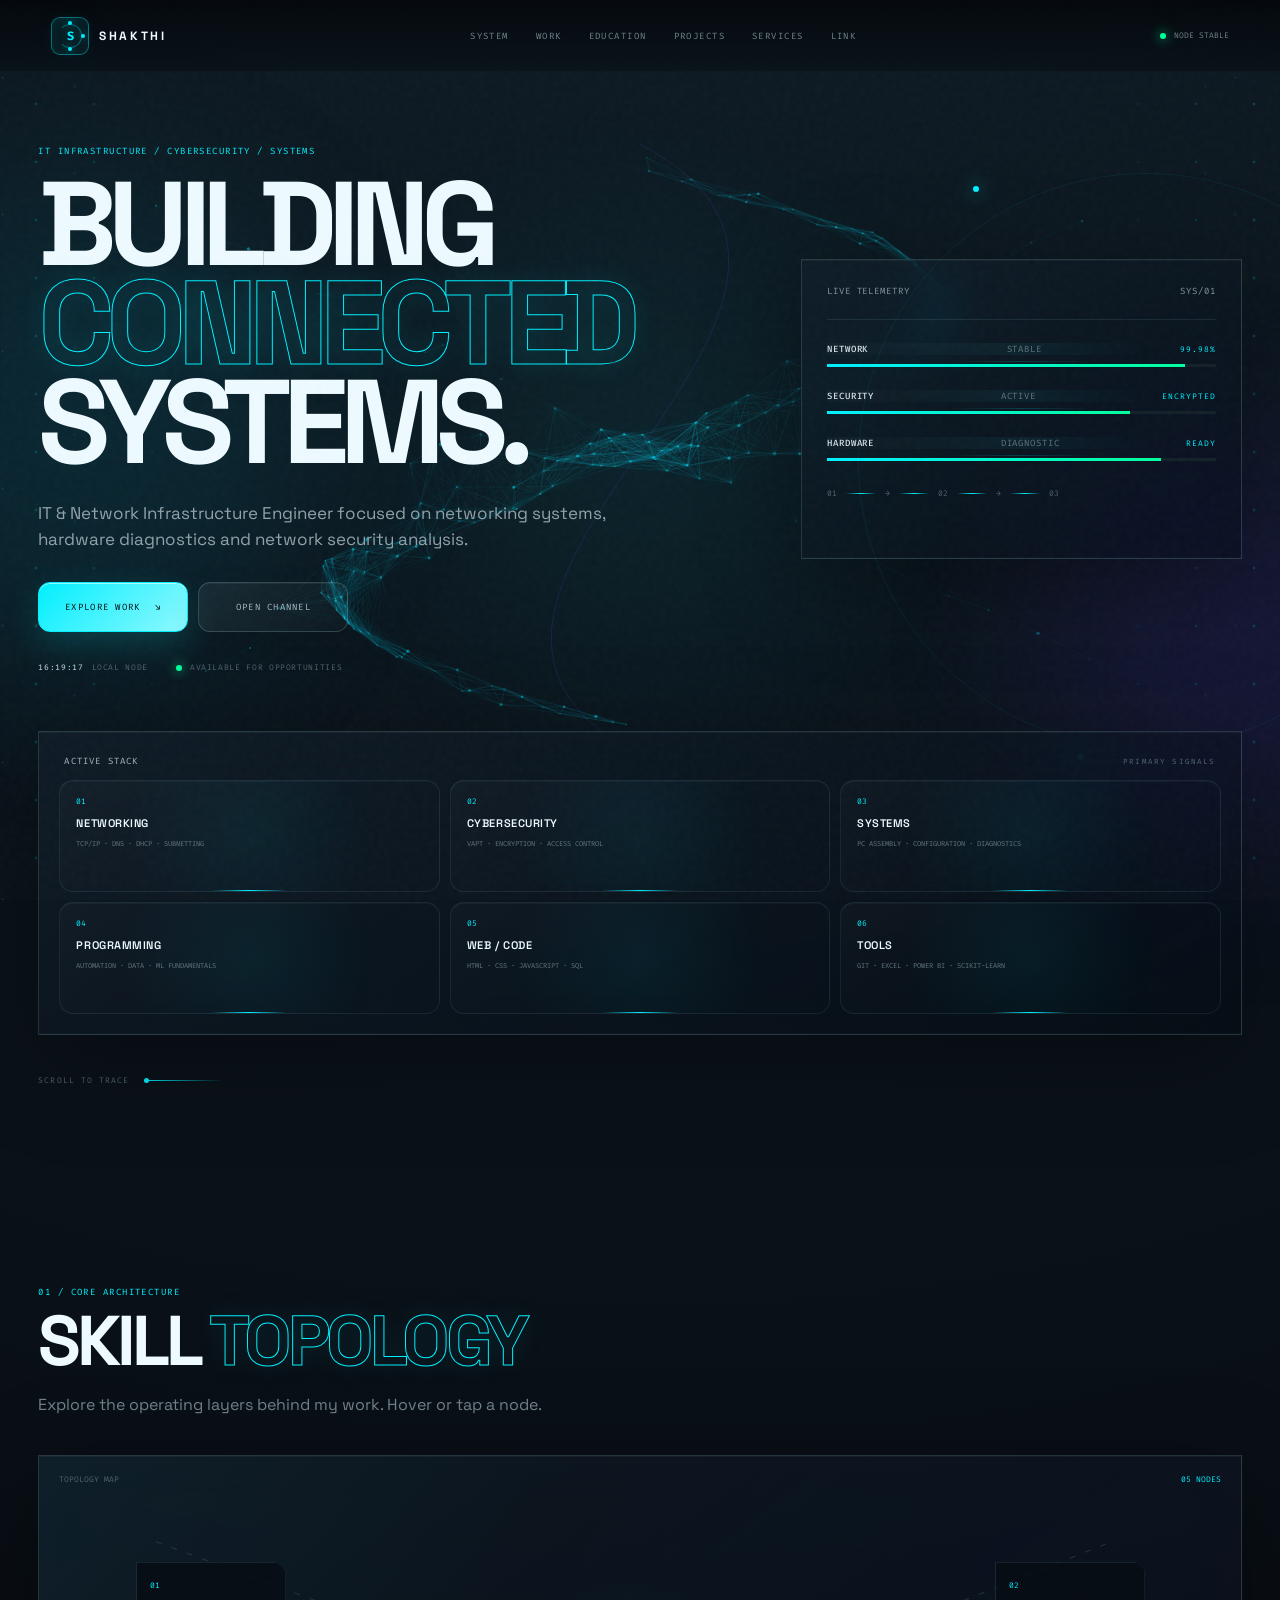
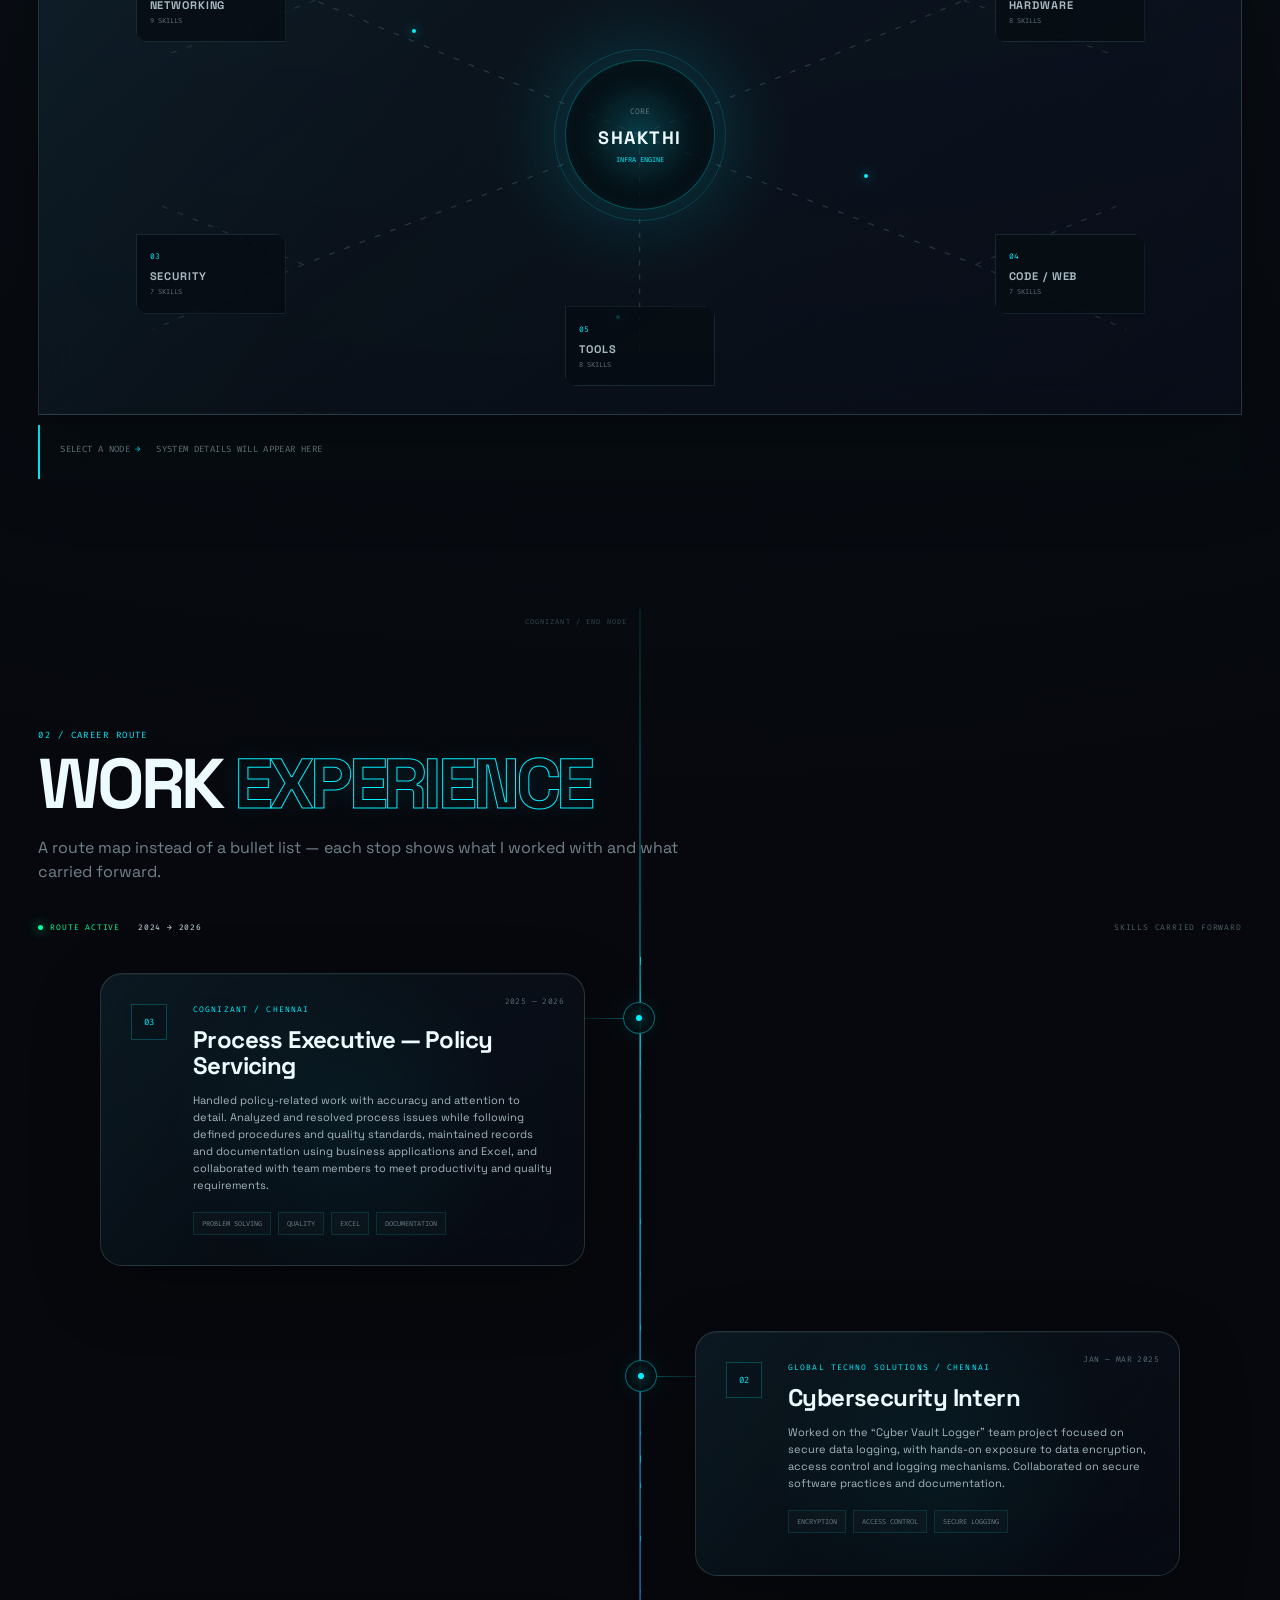
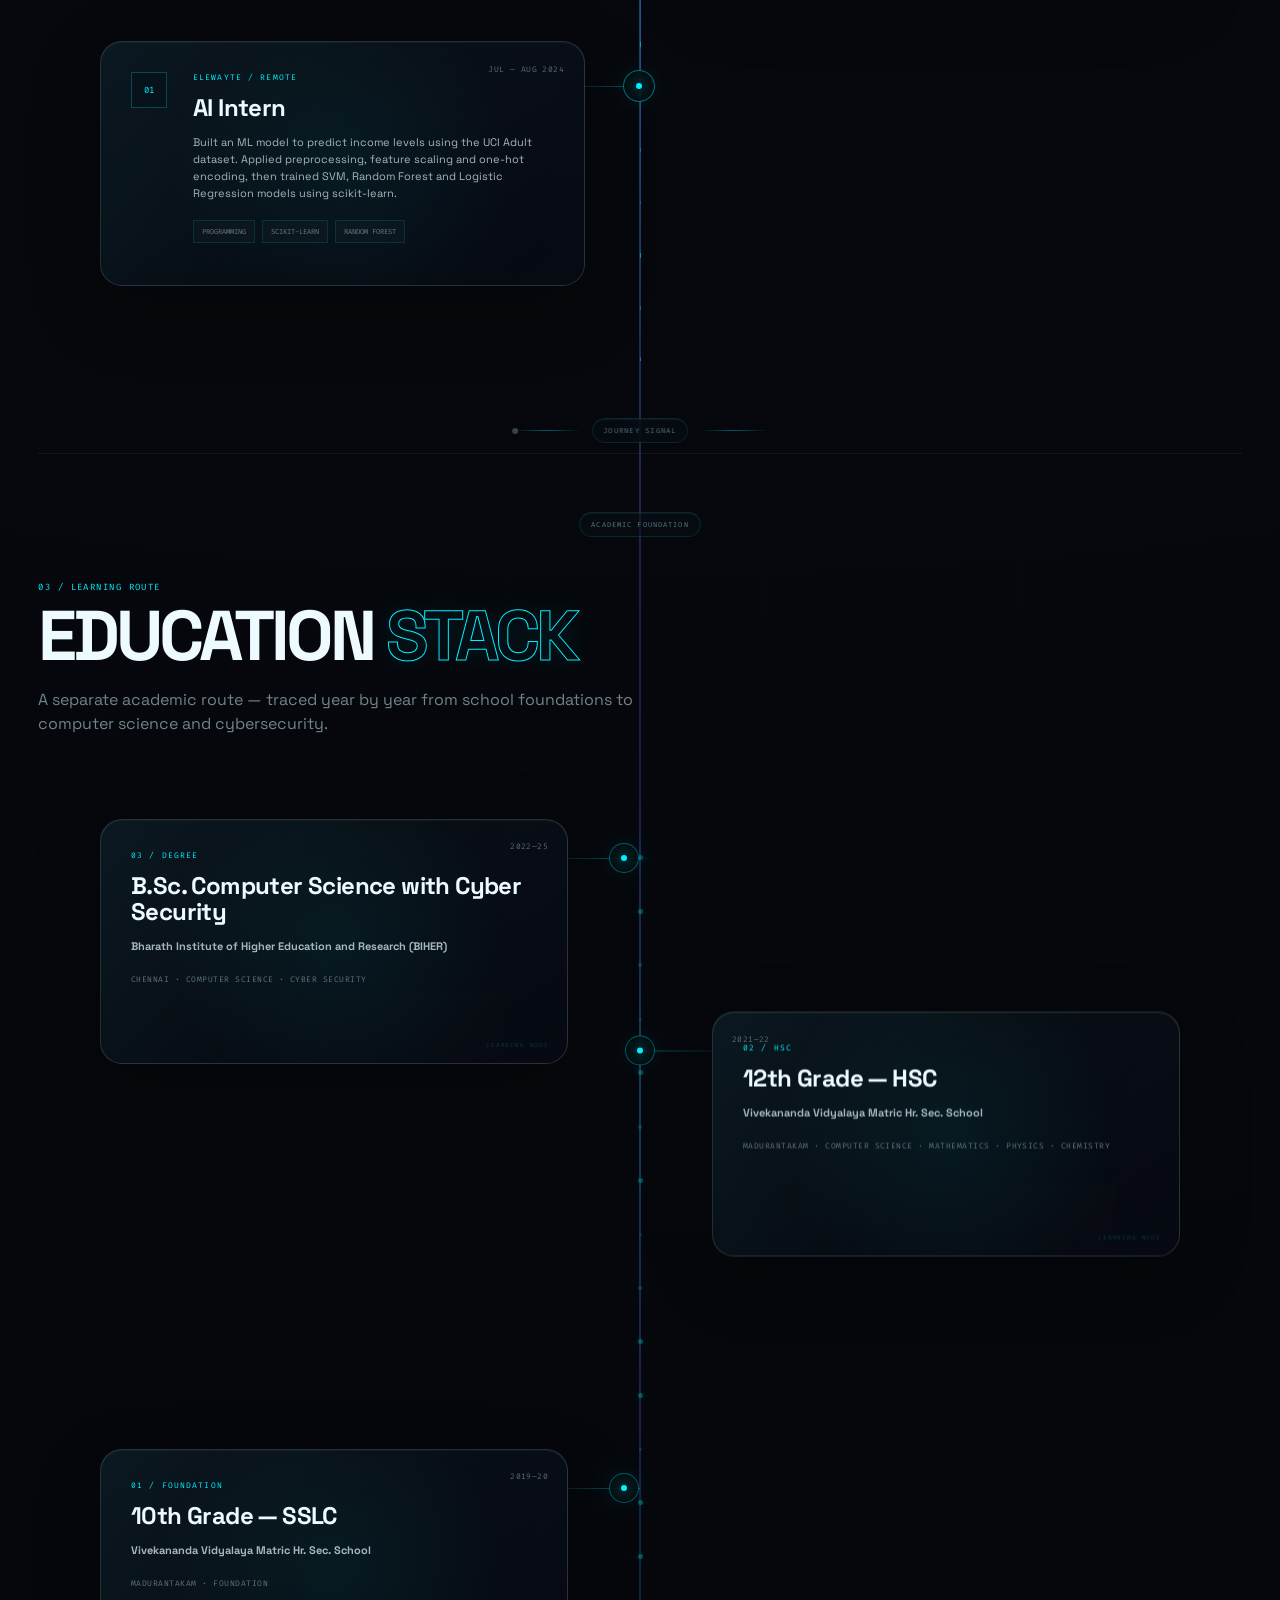
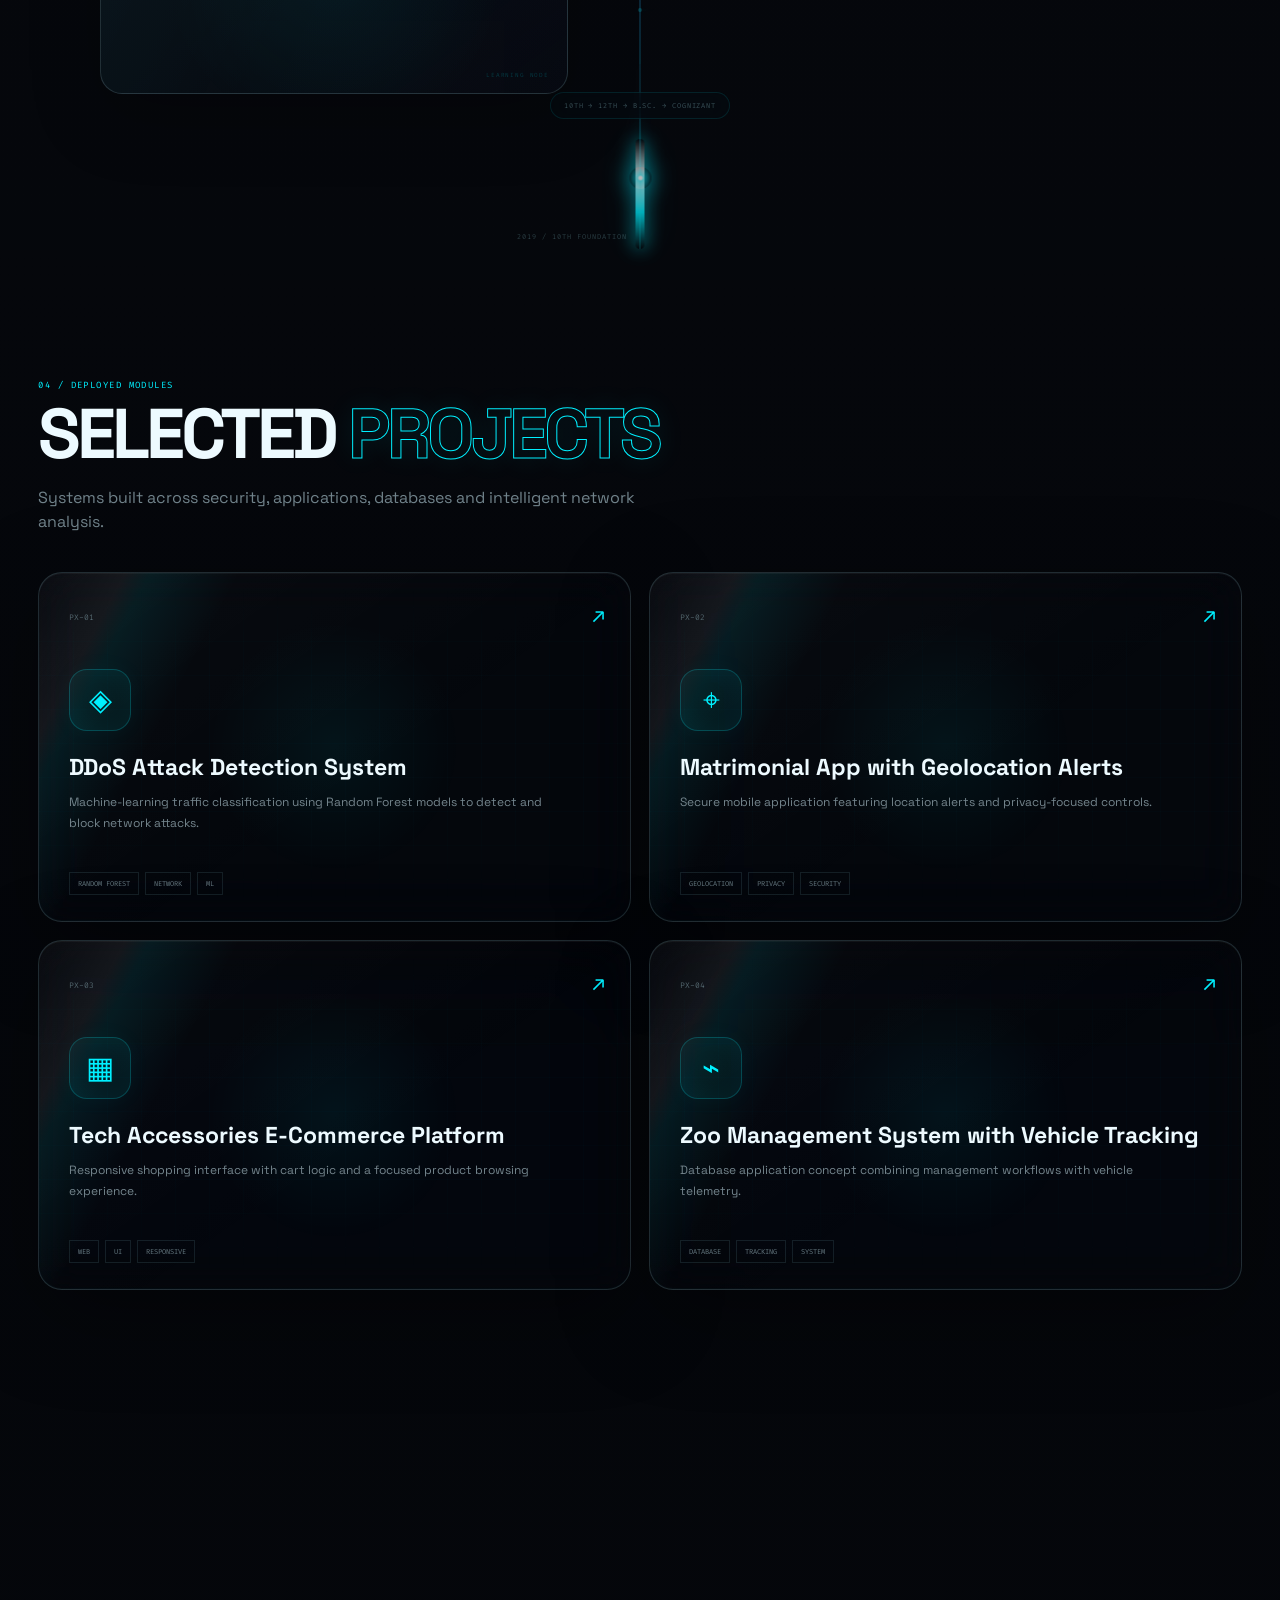
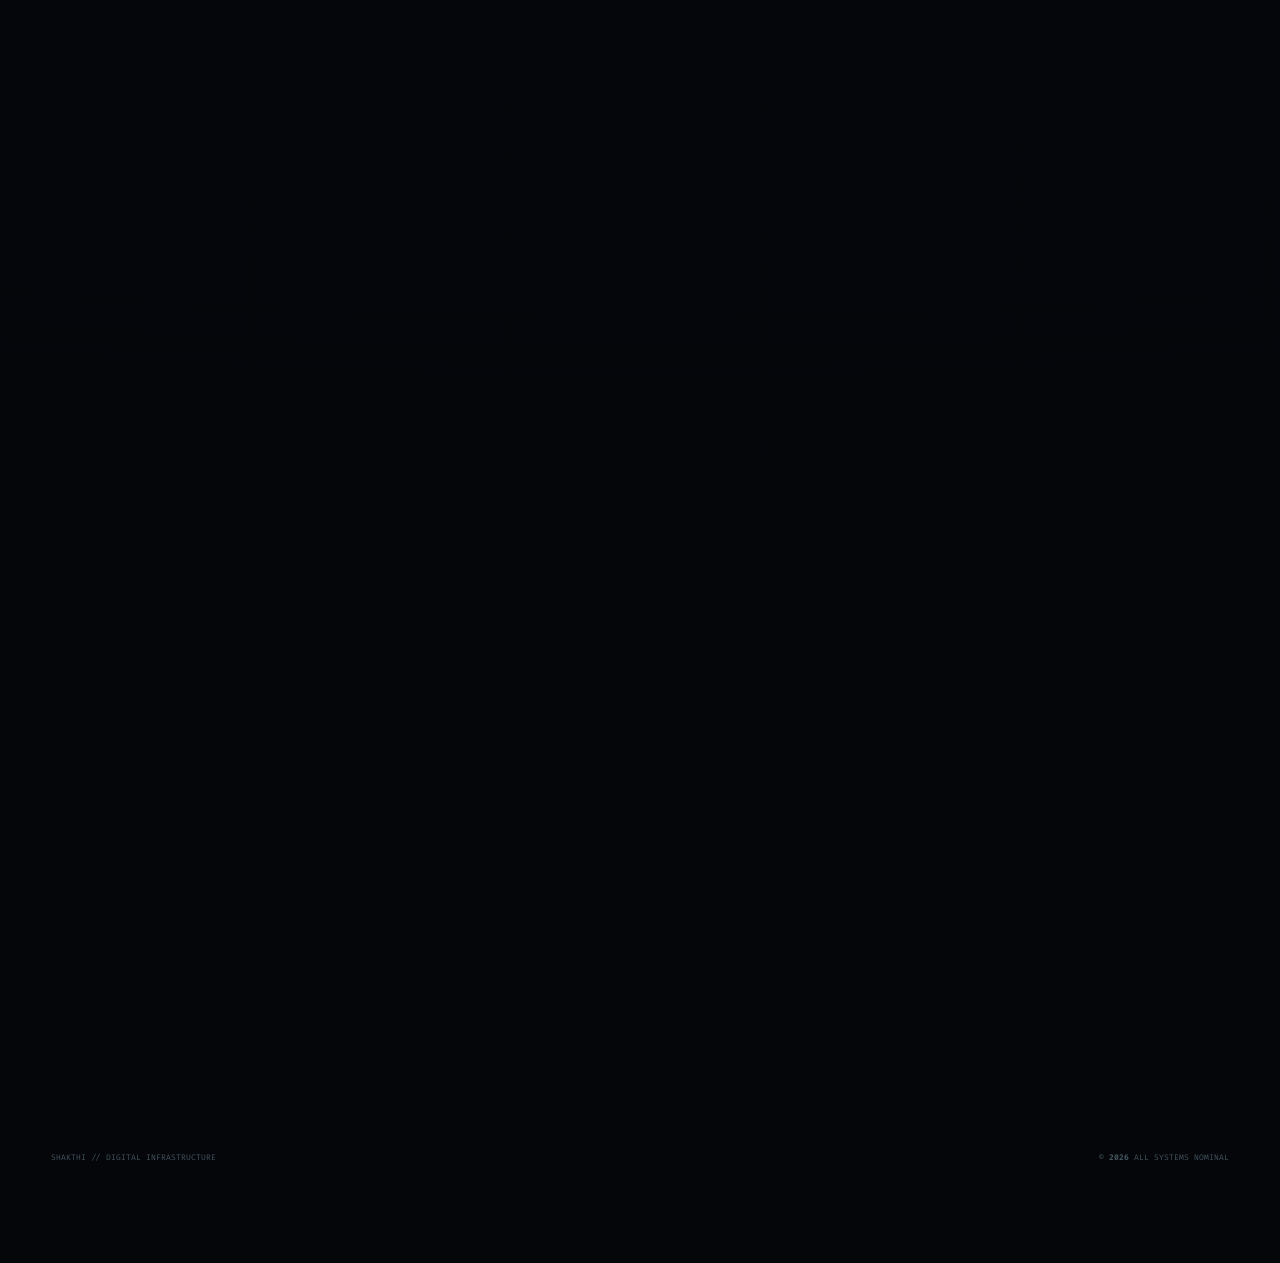
<file: index.html>
<!doctype html>
<html lang="en">

<head>
    <meta charset="UTF-8">
    <meta name="viewport" content="width=device-width,initial-scale=1,viewport-fit=cover">
    <meta name="theme-color" content="#06080d">
    <meta name="description"
        content="Shakthi — IT & Network Infrastructure Engineer, Cybersecurity Specialist and Systems Tech.">
    <title>SHAKTHI | Freelancer Portfolio</title>
    <link rel="preconnect" href="https://fonts.googleapis.com">
    <link rel="preconnect" href="https://fonts.gstatic.com" crossorigin>
    <link
        href="https://fonts.googleapis.com/css2?family=Fira+Code:wght@400;500;600&family=Space+Grotesk:wght@400;500;600;700&display=swap"
        rel="stylesheet">
    <link rel="stylesheet" href="styles.css">
    <link rel="icon" type="image/png" href="image1.png">
</head>

<body>
    <canvas id="network-canvas" aria-hidden="true"></canvas>
    <div class="aurora a1" aria-hidden="true"></div>
    <div class="aurora a2" aria-hidden="true"></div>
    <div class="cursor-glow" aria-hidden="true"></div>
    <div class="grid-overlay" aria-hidden="true"></div>
    <div class="noise" aria-hidden="true"></div>
    <div class="scanline" aria-hidden="true"></div>
    <div class="pointer-ui" aria-hidden="true"><span></span><b>MOVE</b></div>
    <div class="progress"><i id="progress-bar"></i></div>

    <header class="hud">
        <a class="brand" href="#home" aria-label="Shakthi home"><span class="logo-mark" aria-hidden="true"><i
                    class="logo-core">S</i><i class="logo-ring"></i><i class="logo-node logo-node-a"></i><i
                    class="logo-node logo-node-b"></i><i class="logo-node logo-node-c"></i></span><b>SHAKTHI</b></a>
        <nav class="desktop-nav"><a href="#system">SYSTEM</a><a href="#experience">WORK</a><a
                href="#education">EDUCATION</a><a href="#projects">PROJECTS</a><a href="#services">SERVICES</a><a
                href="#contact">LINK</a></nav>
        <div class="status"><i></i><span id="live-status">SYSTEM ONLINE</span></div>
    </header>

    <main>
        <section id="home" class="section hero">
            <div class="hero-grid">
                <div class="hero-copy reveal">
                    <p class="eyebrow">IT INFRASTRUCTURE / CYBERSECURITY / SYSTEMS</p>
                    <h1>BUILDING<br><span>CONNECTED</span><br>SYSTEMS.</h1>
                    <p class="lede">IT & Network Infrastructure Engineer focused on networking systems, hardware
                        diagnostics and network security analysis.</p>
                    <div class="hero-actions"><a class="btn primary magnetic" href="#projects">EXPLORE WORK
                            <span>↘</span></a><a class="btn magnetic" href="#contact">OPEN CHANNEL</a></div>
                    <div class="hero-meta"><span><b id="visitor-time">--:--:--</b> LOCAL NODE</span><span><i></i>
                            AVAILABLE FOR OPPORTUNITIES</span></div>
                </div>
                <div class="hero-console glass float reveal">
                    <div class="console-head"><span>LIVE TELEMETRY</span><span>SYS/01</span></div>
                    <div class="telemetry-row"><b>NETWORK</b><span>STABLE</span><em>99.98%</em></div>
                    <div class="meter"><i style="--value:92%"></i></div>
                    <div class="telemetry-row"><b>SECURITY</b><span>ACTIVE</span><em>ENCRYPTED</em></div>
                    <div class="meter"><i style="--value:78%"></i></div>
                    <div class="telemetry-row"><b>HARDWARE</b><span>DIAGNOSTIC</span><em>READY</em></div>
                    <div class="meter"><i style="--value:86%"></i></div>
                    <div class="packet-stream">
                        <span>01</span><i></i><span>→</span><i></i><span>02</span><i></i><span>→</span><i></i><span>03</span>
                    </div>
                </div>
            </div>

            <div class="hero-skill-deck glass reveal" aria-label="Highlighted technical skills">
                <div class="deck-label"><span>ACTIVE STACK</span><small>PRIMARY SIGNALS</small></div>
                <div class="deck-grid">
                    <a href="#system" class="stack-chip"><b>01</b><span>NETWORKING</span><small>TCP/IP · DNS · DHCP ·
                            SUBNETTING</small></a>
                    <a href="#system" class="stack-chip"><b>02</b><span>CYBERSECURITY</span><small>VAPT · ENCRYPTION ·
                            ACCESS CONTROL</small></a>
                    <a href="#system" class="stack-chip"><b>03</b><span>SYSTEMS</span><small>PC ASSEMBLY · CONFIGURATION
                            · DIAGNOSTICS</small></a>
                    <a href="#system" class="stack-chip"><b>04</b><span>PROGRAMMING</span><small>AUTOMATION · DATA · ML
                            FUNDAMENTALS</small></a>
                    <a href="#system" class="stack-chip"><b>05</b><span>WEB / CODE</span><small>HTML · CSS · JAVASCRIPT
                            · SQL</small></a>
                    <a href="#system" class="stack-chip"><b>06</b><span>TOOLS</span><small>GIT · EXCEL · POWER BI ·
                            SCIKIT-LEARN</small></a>
                </div>
            </div>
            <div class="scroll-cue"><span>SCROLL TO TRACE</span><i></i></div>
            <div class="hero-orbit" aria-hidden="true"><span></span><span></span><span></span></div>
        </section>

        <section id="system" class="section topology-section">
            <div class="section-head reveal">
                <p class="eyebrow">01 / CORE ARCHITECTURE</p>
                <h2>SKILL <span>TOPOLOGY</span></h2>
                <p>Explore the operating layers behind my work. Hover or tap a node.</p>
            </div>
            <div class="topology glass reveal" id="topology">
                <svg class="links" viewBox="0 0 1000 560" preserveAspectRatio="none" aria-hidden="true">
                    <path
                        d="M500 280 L230 145 M500 280 L770 145 M500 280 L220 410 M500 280 L780 410 M500 280 L500 500" />
                    <path
                        d="M230 145 L95 85 M230 145 L105 200 M770 145 L895 85 M770 145 L895 200 M220 410 L100 350 M220 410 L95 475 M780 410 L900 350 M780 410 L905 475" />
                </svg>
                <div class="node core"><small>CORE</small><strong>SHAKTHI</strong><span>INFRA ENGINE</span>
                    <div class="core-pulse"></div>
                </div>
                <button class="node n1" data-title="NETWORKING"
                    data-info="IP Addressing · Subnetting · TCP/IP · DNS · DHCP · LAN/WAN · Network Troubleshooting · Routing Basics · Ports & Protocols"><b>01</b><strong>NETWORKING</strong><span>9
                        SKILLS</span></button>
                <button class="node n2" data-title="HARDWARE"
                    data-info="PC Hardware · Peripherals · System Configuration · Hardware Troubleshooting · PC Assembly · System Diagnostics · Windows · Linux"><b>02</b><strong>HARDWARE</strong><span>8
                        SKILLS</span></button>
                <button class="node n3" data-title="SECURITY"
                    data-info="Vulnerability Assessment · Penetration Testing · Network Security · Data Encryption · Access Control · Secure Logging · Security Protocols"><b>03</b><strong>SECURITY</strong><span>7
                        SKILLS</span></button>
                <button class="node n4" data-title="PROGRAMMING"
                    data-info="Programming Fundamentals · JavaScript · HTML · CSS · Responsive UI · Web Interface Development"><b>04</b><strong>CODE
                        / WEB</strong><span>7 SKILLS</span></button>
                <button class="node n5" data-title="TOOLS"
                    data-info="SQL · Power BI · Excel · Git/GitHub · Scikit-Learn · SVM · Random Forest · Logistic Regression"><b>05</b><strong>TOOLS</strong><span>8
                        SKILLS</span></button>
                <div class="topo-hud"><span>TOPOLOGY MAP</span><b>05 NODES</b></div>
                <div class="scan-dot sd1"></div>
                <div class="scan-dot sd2"></div>
                <div class="scan-dot sd3"></div>
            </div>
            <div class="node-readout" id="node-readout">SELECT A NODE <span>→</span> SYSTEM DETAILS WILL APPEAR HERE
            </div>
        </section>

        <div class="career-education-wrap">
            <div class="journey-spine" aria-hidden="true"><i></i></div>
            <section id="experience" class="section path-section">
                <div class="section-head reveal">
                    <p class="eyebrow">02 / CAREER ROUTE</p>
                    <h2>WORK <span>EXPERIENCE</span></h2>
                    <p>A route map instead of a bullet list — each stop shows what I worked with and what carried
                        forward.</p>
                </div>
                <div class="route-status"><span><i></i> ROUTE ACTIVE</span><b>2024 → 2026</b><em>SKILLS CARRIED
                        FORWARD</em></div>
                <div class="career-path">
                    <div class="path-line"><i></i></div>
                    <article class="career-card reveal">
                        <div class="path-index">03</div>
                        <div class="edu-dot work-dot" aria-hidden="true"></div><time>2025 — 2026</time>
                        <div class="career-main">
                            <p class="tag">COGNIZANT / CHENNAI</p>
                            <h3>Process Executive — Policy Servicing</h3>
                            <p>Handled policy-related work with accuracy and attention to detail. Analyzed and resolved
                                process issues while following defined procedures and quality standards, maintained
                                records and documentation using business applications and Excel, and collaborated with
                                team members to meet productivity and quality requirements.</p>
                            <div class="mini-tags"><span>PROBLEM
                                    SOLVING</span><span>QUALITY</span><span>EXCEL</span><span>DOCUMENTATION</span></div>
                        </div>
                        <div class="path-orb"><span>OPS</span></div>
                    </article>
                    <article class="career-card reverse reveal">
                        <div class="path-index">02</div>
                        <div class="edu-dot work-dot" aria-hidden="true"></div><time>JAN — MAR 2025</time>
                        <div class="career-main">
                            <p class="tag">GLOBAL TECHNO SOLUTIONS / CHENNAI</p>
                            <h3>Cybersecurity Intern</h3>
                            <p>Worked on the “Cyber Vault Logger” team project focused on secure data logging, with
                                hands-on exposure to data encryption, access control and logging mechanisms.
                                Collaborated on secure software practices and documentation.</p>
                            <div class="mini-tags"><span>ENCRYPTION</span><span>ACCESS CONTROL</span><span>SECURE
                                    LOGGING</span></div>
                        </div>
                        <div class="path-orb"><span>SEC</span></div>
                    </article>
                    <article class="career-card reveal">
                        <div class="path-index">01</div>
                        <div class="edu-dot work-dot" aria-hidden="true"></div><time>JUL — AUG 2024</time>
                        <div class="career-main">
                            <p class="tag">ELEWAYTE / REMOTE</p>
                            <h3>AI Intern</h3>
                            <p>Built an ML model to predict income levels using the UCI Adult dataset. Applied
                                preprocessing, feature scaling and one-hot encoding, then trained SVM, Random Forest and
                                Logistic Regression models using scikit-learn.</p>
                            <div class="mini-tags"><span>PROGRAMMING</span><span>SCIKIT-LEARN</span><span>RANDOM
                                    FOREST</span></div>
                        </div>
                        <div class="path-orb"><span>AI</span></div>
                    </article>
                </div>
            </section>

            <section class="section education-section" id="education">
                <div class="journey-bridge" aria-hidden="true"><span></span><b>JOURNEY SIGNAL</b></div>
                <div class="section-head reveal">
                    <p class="eyebrow">03 / LEARNING ROUTE</p>
                    <h2>EDUCATION <span>STACK</span></h2>
                    <p>A separate academic route — traced year by year from school foundations to computer science and
                        cybersecurity.</p>
                </div>
                <div class="edu-rail reveal">
                    <div class="edu-track" aria-hidden="true"><i></i></div>
                    <article class="edu-node edu-foundation">
                        <div class="edu-year">2019—20</div>
                        <div class="edu-dot"></div>
                        <div class="edu-card glass"><span>01 / FOUNDATION</span>
                            <h3>10th Grade — SSLC</h3><strong>Vivekananda Vidyalaya Matric Hr. Sec. School</strong>
                            <p>MADURANTAKAM · FOUNDATION</p>
                        </div>
                    </article>
                    <article class="edu-node edu-hsc">
                        <div class="edu-year">2021—22</div>
                        <div class="edu-dot"></div>
                        <div class="edu-card glass"><span>02 / HSC</span>
                            <h3>12th Grade — HSC</h3><strong>Vivekananda Vidyalaya Matric Hr. Sec. School</strong>
                            <p>MADURANTAKAM · COMPUTER SCIENCE · MATHEMATICS · PHYSICS · CHEMISTRY</p>
                        </div>
                    </article>
                    <article class="edu-node edu-degree">
                        <div class="edu-year">2022—25</div>
                        <div class="edu-dot"></div>
                        <div class="edu-card glass"><span>03 / DEGREE</span>
                            <h3>B.Sc. Computer Science with Cyber Security</h3><strong>Bharath Institute of Higher
                                Education and Research (BIHER)</strong>
                            <p>CHENNAI · COMPUTER SCIENCE · CYBER SECURITY</p>
                        </div>
                    </article>
                </div>
            </section>
        </div>

        <section id="projects" class="section project-section">
            <div class="section-head reveal">
                <p class="eyebrow">04 / DEPLOYED MODULES</p>
                <h2>SELECTED <span>PROJECTS</span></h2>
                <p>Systems built across security, applications, databases and intelligent network analysis.</p>
            </div>
            <div class="project-grid">
                <article class="project-card glass tilt reveal">
                    <div class="project-sheen"></div>
                    <div class="project-gridlines"></div><span class="index">PX-01</span>
                    <div class="project-icon">◈</div>
                    <h3>DDoS Attack Detection System</h3>
                    <p>Machine-learning traffic classification using Random Forest models to detect and block network
                        attacks.</p>
                    <div class="chips"><i>RANDOM FOREST</i><i>NETWORK</i><i>ML</i></div>
                    <div class="card-arrow">↗</div>
                </article>
                <article class="project-card glass tilt reveal">
                    <div class="project-sheen"></div>
                    <div class="project-gridlines"></div><span class="index">PX-02</span>
                    <div class="project-icon">⌖</div>
                    <h3>Matrimonial App with Geolocation Alerts</h3>
                    <p>Secure mobile application featuring location alerts and privacy-focused controls.</p>
                    <div class="chips"><i>GEOLOCATION</i><i>PRIVACY</i><i>SECURITY</i></div>
                    <div class="card-arrow">↗</div>
                </article>
                <article class="project-card glass tilt reveal">
                    <div class="project-sheen"></div>
                    <div class="project-gridlines"></div><span class="index">PX-03</span>
                    <div class="project-icon">▦</div>
                    <h3>Tech Accessories E-Commerce Platform</h3>
                    <p>Responsive shopping interface with cart logic and a focused product browsing experience.</p>
                    <div class="chips"><i>WEB</i><i>UI</i><i>RESPONSIVE</i></div>
                    <div class="card-arrow">↗</div>
                </article>
                <article class="project-card glass tilt reveal">
                    <div class="project-sheen"></div>
                    <div class="project-gridlines"></div><span class="index">PX-04</span>
                    <div class="project-icon">⌁</div>
                    <h3>Zoo Management System with Vehicle Tracking</h3>
                    <p>Database application concept combining management workflows with vehicle telemetry.</p>
                    <div class="chips"><i>DATABASE</i><i>TRACKING</i><i>SYSTEM</i></div>
                    <div class="card-arrow">↗</div>
                </article>
            </div>
        </section>

        <section id="services" class="section services-section">
            <div class="section-head reveal">
                <p class="eyebrow">05 / CAPABILITIES</p>
                <h2>SYSTEM <span>CAPABILITIES</span></h2>
            </div>
            <div class="service-grid glass reveal">
                <article class="service"><span>01</span>
                    <h3>WEBSITE DEVELOPMENT</h3>
                    <p>Responsive interfaces and practical web systems.</p>
                </article>
                <article class="service"><span>02</span>
                    <h3>CYBERSECURITY</h3>
                    <p>Security audits, vulnerability assessment and consulting.</p>
                </article>
                <article class="service"><span>03</span>
                    <h3>PROGRAMMING LANGUAGE</h3>
                    <p>Programming fundamentals, automation and data-focused development.</p>
                </article>
                <article class="service"><span>04</span>
                    <h3>COMPUTER ASSEMBLY</h3>
                    <p>PC assembly, system configuration, diagnostics and hardware troubleshooting.</p>
                </article>
            </div>
        </section>

        <section id="contact" class="section contact-section">
            <div class="contact-box glass reveal">
                <p class="eyebrow">06 / OPEN CHANNEL</p>
                <h2>LET'S BUILD<br><span>THE NEXT NODE.</span></h2>
                <p>Open to IT, networking, infrastructure, cybersecurity and technical opportunities.</p>
                <div class="contact-links"><a class="btn primary" href="mailto:shakthichella2004@gmail.com">EMAIL
                        ↗</a><a class="btn" href="https://www.linkedin.com/in/shakthi25" target="_blank"
                        rel="noreferrer">LINKEDIN ↗</a><a class="btn" href="https://github.com/Shakthi2510"
                        target="_blank" rel="noreferrer">GITHUB ↗</a></div>
                <div class="contact-orbit"><span></span><span></span></div>
            </div>
        </section>
    </main>

    <nav class="mobile-nav" aria-label="Mobile navigation"><a href="#home"><i>⌂</i><span>HOME</span></a><a
            href="#system"><i>◈</i><span>SKILLS</span></a><a href="#experience"><i>⌁</i><span>WORK</span></a><a
            href="#education"><i>⌬</i><span>EDU</span></a><a href="#projects"><i>▦</i><span>PROJECTS</span></a></nav>
    <footer><span>SHAKTHI // DIGITAL INFRASTRUCTURE</span><span>© <b id="year"></b> ALL SYSTEMS NOMINAL</span></footer>
    <script src="script.js"></script>
</body>

</html>
</file>
<file: styles.css>
:root{--bg:#06080d;--panel:rgba(11,16,23,.64);--panel2:rgba(12,19,27,.8);--text:#edfaff;--muted:#82939c;--dim:#53646c;--cyan:#00f0ff;--green:#00ff9d;--violet:#7657ff;--line:rgba(133,190,207,.13);--mx:50vw;--my:50vh;--ease:cubic-bezier(.16,1,.3,1)}*{box-sizing:border-box}html{scroll-behavior:smooth;background:var(--bg)}body{margin:0;background:radial-gradient(circle at 50% -10%,#10202a 0,#06080d 38%,#04060a 100%);color:var(--text);font-family:'Space Grotesk',sans-serif;overflow-x:hidden;line-height:1.5}body:before{content:'';position:fixed;inset:0;pointer-events:none;background:radial-gradient(500px circle at var(--mx) var(--my),rgba(0,240,255,.055),transparent 70%);z-index:0}.section{position:relative;z-index:2;width:min(1180px,92vw);margin:0 auto;padding:130px 0}.hero{min-height:100svh;padding-top:145px;padding-bottom:70px;display:flex;flex-direction:column;justify-content:center}.hud{position:fixed;top:0;left:0;right:0;height:72px;padding:0 4vw;display:flex;align-items:center;justify-content:space-between;z-index:50;background:linear-gradient(180deg,rgba(4,7,11,.9),rgba(4,7,11,.35));backdrop-filter:blur(18px);border-bottom:1px solid rgba(140,210,225,.08)}.brand{display:flex;align-items:center;gap:10px;color:var(--text);text-decoration:none}.brand span{width:34px;height:34px;display:grid;place-items:center;border:1px solid rgba(0,240,255,.4);color:var(--cyan);font:10px 'Fira Code';box-shadow:inset 0 0 18px rgba(0,240,255,.08)}.brand b{font-size:12px;letter-spacing:.22em}.desktop-nav{display:flex;gap:27px}.desktop-nav a{color:#71838c;text-decoration:none;font:9px 'Fira Code';letter-spacing:.16em;transition:.3s}.desktop-nav a:hover{color:var(--cyan)}.status{display:flex;align-items:center;gap:8px;font:8px 'Fira Code';color:#71838c}.status i,.hero-meta i{width:6px;height:6px;border-radius:50%;background:var(--green);box-shadow:0 0 12px var(--green);display:inline-block}.progress{position:fixed;top:71px;left:0;right:0;height:2px;z-index:51;background:transparent}.progress i{display:block;width:0;height:100%;background:linear-gradient(90deg,var(--cyan),var(--violet));box-shadow:0 0 14px rgba(0,240,255,.6)}#network-canvas{position:fixed;inset:0;width:100%;height:100%;z-index:0;opacity:.62}.aurora{position:fixed;border-radius:50%;filter:blur(90px);pointer-events:none;z-index:0;opacity:.16;animation:drift 18s ease-in-out infinite alternate}.a1{width:500px;height:500px;background:#007b91;left:-180px;top:20%}.a2{width:420px;height:420px;background:#4b27b5;right:-180px;bottom:5%;animation-delay:-7s}.grid-overlay{position:fixed;inset:0;pointer-events:none;z-index:1;opacity:.18;background-image:linear-gradient(rgba(120,190,210,.05) 1px,transparent 1px),linear-gradient(90deg,rgba(120,190,210,.05) 1px,transparent 1px);background-size:80px 80px;mask-image:linear-gradient(to bottom,black,transparent 80%)}.noise{position:fixed;inset:0;z-index:20;pointer-events:none;opacity:.035;background-image:url("data:image/svg+xml,%3Csvg viewBox='0 0 180 180' xmlns='http://www.w3.org/2000/svg'%3E%3Cfilter id='n'%3E%3CfeTurbulence type='fractalNoise' baseFrequency='.8' numOctaves='2' stitchTiles='stitch'/%3E%3C/filter%3E%3Crect width='100%25' height='100%25' filter='url(%23n)' opacity='.8'/%3E%3C/svg%3E")}.scanline{position:fixed;left:0;right:0;top:-10%;height:16vh;background:linear-gradient(180deg,transparent,rgba(0,240,255,.025),transparent);z-index:19;pointer-events:none;animation:scan 12s linear infinite}.glass{background:linear-gradient(145deg,rgba(15,24,33,.76),rgba(6,11,17,.55));border:1px solid rgba(153,219,231,.13);box-shadow:0 20px 80px rgba(0,0,0,.28),inset 0 1px rgba(255,255,255,.025);backdrop-filter:blur(15px);-webkit-backdrop-filter:blur(15px)}.reveal{opacity:0;transform:translate3d(0,38px,0);transition:opacity .8s var(--ease),transform .9s var(--ease)}.reveal.visible{opacity:1;transform:none}.eyebrow,.tag{font:9px 'Fira Code';letter-spacing:.16em;color:var(--cyan)}h1,h2,h3,p{margin-top:0}.hero-grid{display:grid;grid-template-columns:1.1fr .72fr;gap:7vw;align-items:center}.hero-copy{position:relative;z-index:4}.hero h1{font-size:clamp(56px,8.5vw,112px);line-height:.83;letter-spacing:-.075em;margin:18px 0 30px;font-weight:700}.hero h1 span,h2 span{color:transparent;-webkit-text-stroke:1px var(--cyan);text-shadow:0 0 28px rgba(0,240,255,.1)}.lede{max-width:620px;color:#91a2aa;font-size:16px}.hero-actions{display:flex;gap:10px;margin:30px 0}.btn{display:inline-flex;align-items:center;justify-content:center;gap:15px;min-height:48px;padding:0 19px;border:1px solid rgba(142,211,224,.18);color:#a9bac1;text-decoration:none;font:9px 'Fira Code';letter-spacing:.14em;background:rgba(255,255,255,.02);transition:transform .25s var(--ease),border-color .25s,color .25s,background .25s}.btn:hover{color:#fff;border-color:rgba(0,240,255,.55);background:rgba(0,240,255,.05)}.btn.primary{color:#041013;background:var(--cyan);border-color:var(--cyan);box-shadow:0 0 30px rgba(0,240,255,.16)}.hero-meta{display:flex;gap:28px;color:#53656d;font:8px 'Fira Code';letter-spacing:.08em}.hero-meta b{color:#a9bdc5;font-weight:500}.hero-meta span{display:flex;align-items:center;gap:8px}.hero-console{padding:25px;min-height:300px;position:relative;overflow:hidden}.console-head,.telemetry-row{display:flex;justify-content:space-between;align-items:center;font:9px 'Fira Code';letter-spacing:.1em}.console-head{color:#82949c;padding-bottom:22px;border-bottom:1px solid var(--line)}.telemetry-row{margin-top:23px}.telemetry-row b{color:#d6e4e8;font-weight:500}.telemetry-row span{color:#61757d}.telemetry-row em{color:var(--cyan);font-style:normal;font-size:8px}.meter{height:3px;background:#142129;margin-top:9px;overflow:hidden}.meter i{display:block;height:100%;width:var(--value);background:linear-gradient(90deg,var(--cyan),var(--green));transform-origin:left;animation:meter 3s var(--ease) infinite alternate}.packet-stream{display:flex;align-items:center;gap:9px;margin-top:27px;color:#50636b;font:8px 'Fira Code'}.packet-stream i{height:1px;width:30px;background:linear-gradient(90deg,transparent,var(--cyan),transparent);animation:packet 1.8s linear infinite}.hero-skill-deck{margin-top:58px;padding:16px;position:relative;z-index:4}.deck-label{display:flex;justify-content:space-between;align-items:center;padding:3px 5px 13px;font:9px 'Fira Code';letter-spacing:.13em;color:#a7b8bf}.deck-label small{color:#53666e}.deck-grid{display:grid;grid-template-columns:repeat(6,1fr);gap:8px}.stack-chip{min-height:88px;padding:12px;color:inherit;text-decoration:none;border:1px solid rgba(133,207,222,.1);background:rgba(255,255,255,.018);transition:.35s var(--ease);position:relative;overflow:hidden}.stack-chip:after{content:'';position:absolute;inset:auto 0 0;height:1px;background:linear-gradient(90deg,transparent,var(--cyan),transparent);transform:scaleX(.2);transition:.4s}.stack-chip:hover{transform:translateY(-5px);background:rgba(0,240,255,.04);border-color:rgba(0,240,255,.35)}.stack-chip:hover:after{transform:scaleX(1)}.stack-chip b{display:block;color:var(--cyan);font:8px 'Fira Code';margin-bottom:8px}.stack-chip span{display:block;font-size:11px;font-weight:600;letter-spacing:.05em}.stack-chip small{display:block;color:#62747c;font:7px 'Fira Code';line-height:1.5;margin-top:7px}.scroll-cue{display:flex;align-items:center;gap:15px;color:#52646c;font:8px 'Fira Code';letter-spacing:.13em;margin-top:40px}.scroll-cue i{width:80px;height:1px;background:linear-gradient(90deg,var(--cyan),transparent);position:relative}.scroll-cue i:after{content:'';position:absolute;left:0;top:-2px;width:5px;height:5px;border-radius:50%;background:var(--cyan);animation:travel 2s ease-in-out infinite}.hero-orbit{position:absolute;right:-15vw;top:15%;width:45vw;height:45vw;max-width:650px;max-height:650px;border:1px solid rgba(0,240,255,.07);border-radius:50%;pointer-events:none;z-index:1}.hero-orbit span{position:absolute;width:6px;height:6px;border-radius:50%;background:var(--cyan);box-shadow:0 0 20px var(--cyan)}.hero-orbit span:nth-child(1){left:20%;top:2%}.hero-orbit span:nth-child(2){right:7%;top:62%}.hero-orbit span:nth-child(3){left:38%;bottom:-2%}.section-head{max-width:780px;margin-bottom:38px}.section-head h2{font-size:clamp(38px,6vw,72px);line-height:.95;letter-spacing:-.06em;margin:10px 0 18px}.section-head>p:last-child{color:#71838b;max-width:640px}.skill-signal-row{display:flex;gap:7px;overflow:auto;scrollbar-width:none;margin-bottom:14px;padding:2px 0 12px}.skill-signal-row::-webkit-scrollbar{display:none}.skill-signal-row span{flex:0 0 auto;padding:10px 13px;border:1px solid rgba(0,240,255,.12);background:rgba(7,14,20,.64);color:#9eb0b8;font:8px 'Fira Code';letter-spacing:.08em;transition:.25s}.skill-signal-row span i{display:inline-block;width:5px;height:5px;border-radius:50%;background:var(--cyan);box-shadow:0 0 8px var(--cyan);margin-right:7px}.topology{height:560px;position:relative;overflow:hidden}.topology:before{content:'';position:absolute;inset:0;background:radial-gradient(circle at var(--topo-x,50%) var(--topo-y,50%),rgba(0,240,255,.1),transparent 23%),linear-gradient(120deg,rgba(0,240,255,.03),transparent 35%,rgba(118,87,255,.03));pointer-events:none}.links{position:absolute;inset:0;width:100%;height:100%;opacity:.45}.links path{fill:none;stroke:rgba(0,240,255,.2);stroke-width:1;stroke-dasharray:5 8;animation:dash 14s linear infinite}.node{position:absolute;z-index:5;color:inherit;font-family:'Space Grotesk';cursor:pointer}.node:not(.core){width:150px;height:80px;background:rgba(7,13,19,.82);border:1px solid rgba(134,210,224,.14);color:#a7b9c0;text-align:left;padding:13px;transition:.3s var(--ease);clip-path:polygon(0 0,calc(100% - 9px) 0,100% 9px,100% 100%,9px 100%,0 calc(100% - 9px))}.node:not(.core):hover,.node.active{border-color:rgba(0,240,255,.55);background:rgba(0,240,255,.055);transform:translateY(-5px);box-shadow:0 15px 50px rgba(0,240,255,.09)}.node b{display:block;font:8px 'Fira Code';color:var(--cyan)}.node strong{display:block;font-size:11px;letter-spacing:.08em;margin-top:7px}.node span{display:block;color:#5f7179;font:7px 'Fira Code';margin-top:4px}.node.core{width:150px;height:150px;border-radius:50%;left:calc(50% - 75px);top:calc(50% - 75px);display:grid;place-items:center;align-content:center;background:radial-gradient(circle,rgba(0,240,255,.11),rgba(5,10,15,.85) 62%);border:1px solid rgba(0,240,255,.3);box-shadow:0 0 80px rgba(0,240,255,.09),inset 0 0 30px rgba(0,240,255,.07);text-align:center}.node.core small{font:8px 'Fira Code';color:#647980}.node.core strong{font-size:18px;letter-spacing:.08em}.node.core span{font:7px 'Fira Code';color:var(--cyan)}.core-pulse{position:absolute;inset:-12px;border:1px solid rgba(0,240,255,.16);border-radius:50%;animation:pulse 2.5s ease-out infinite}.n1{left:8%;top:19%}.n2{right:8%;top:19%}.n3{left:8%;bottom:18%}.n4{right:8%;bottom:18%}.n5{left:calc(50% - 75px);bottom:5%}.topo-hud{position:absolute;top:18px;left:20px;right:20px;display:flex;justify-content:space-between;color:#50636b;font:8px 'Fira Code';z-index:6}.topo-hud b{font-weight:400;color:var(--cyan)}.scan-dot{position:absolute;width:4px;height:4px;background:var(--cyan);box-shadow:0 0 12px var(--cyan);border-radius:50%;z-index:4}.sd1{left:31%;top:31%;animation:blink 1.4s infinite}.sd2{right:31%;top:57%;animation:blink 1.9s infinite}.sd3{left:48%;bottom:17%;animation:blink 1.2s infinite}.node-readout{min-height:54px;margin-top:10px;padding:18px 20px;border-left:2px solid var(--cyan);background:rgba(8,14,19,.72);color:#70828a;font:9px 'Fira Code';letter-spacing:.04em}.node-readout b{color:#d8eef2;margin-right:10px}.node-readout span{color:var(--cyan);margin-right:10px}.skill-strip{display:flex;gap:8px;flex-wrap:wrap;margin-top:15px}.skill-strip span{padding:7px 9px;border:1px solid var(--line);color:#62747c;font:7px 'Fira Code';background:rgba(255,255,255,.012)}.path-section{padding-top:120px}.career-path{position:relative;padding:10px 0}.path-line{position:absolute;top:0;bottom:0;left:50%;width:1px;background:linear-gradient(var(--cyan),rgba(0,240,255,.08) 75%,transparent);overflow:hidden}.path-line i{display:block;width:3px;height:140px;background:linear-gradient(transparent,var(--cyan),transparent);margin-left:-1px;filter:blur(1px);animation:pathflow 3.2s linear infinite}.career-card{width:calc(50% - 55px);position:relative;margin:0 0 65px;display:grid;grid-template-columns:44px 1fr;gap:18px;padding:26px;background:rgba(8,14,20,.64);border:1px solid rgba(139,205,217,.1);transition:.45s var(--ease)}.career-card:hover{transform:translateY(-5px);border-color:rgba(0,240,255,.25);box-shadow:0 25px 70px rgba(0,0,0,.25)}.career-card.reverse{margin-left:calc(50% + 55px)}.path-index{width:36px;height:36px;display:grid;place-items:center;border:1px solid rgba(0,240,255,.25);color:var(--cyan);font:9px 'Fira Code'}.career-card time{position:absolute;right:22px;top:30px;color:#4f626a;font:8px 'Fira Code'}.career-main{min-width:0}.career-main h3{font-size:22px;line-height:1.1;margin:9px 0 12px}.career-main p:not(.tag){color:#778990;font-size:12px;line-height:1.7;margin-bottom:0}.mini-tags{display:flex;flex-wrap:wrap;gap:7px;margin-top:18px}.mini-tags span{font:7px 'Fira Code';padding:6px 8px;border:1px solid rgba(0,240,255,.12);color:#687b83;background:rgba(255,255,255,.015)}.path-orb{position:absolute;width:32px;height:32px;border-radius:50%;background:#071016;border:1px solid rgba(0,240,255,.35);display:grid;place-items:center;color:var(--cyan);font:7px 'Fira Code';right:-71px;top:28px;box-shadow:0 0 25px rgba(0,240,255,.08)}.reverse .path-orb{left:-71px;right:auto}.education-section{padding-top:60px}.edu-rail{position:relative;padding:30px 0 10px;display:grid;grid-template-columns:repeat(3,1fr);gap:15px}.edu-track{position:absolute;left:8%;right:8%;top:72px;height:1px;background:linear-gradient(90deg,transparent,var(--cyan),rgba(118,87,255,.7),transparent);opacity:.45}.edu-node{position:relative;padding-top:30px}.edu-year{font:9px 'Fira Code';color:var(--cyan);margin-left:18px}.edu-dot{width:10px;height:10px;border-radius:50%;background:var(--bg);border:1px solid var(--cyan);box-shadow:0 0 18px rgba(0,240,255,.45);margin:16px 0 17px 18px;position:relative;z-index:2}.edu-card{min-height:245px;padding:24px;transition:.4s var(--ease)}.edu-card:hover{transform:translateY(-7px);border-color:rgba(0,240,255,.3)}.edu-card>span{font:8px 'Fira Code';color:#62757d}.edu-card h3{font-size:21px;line-height:1.1;margin:24px 0 12px}.edu-card strong{font-size:11px;color:#a0b0b6;line-height:1.5}.edu-card p{font:8px 'Fira Code';color:#5f727a;line-height:1.7;margin:18px 0 0}.project-grid{display:grid;grid-template-columns:repeat(2,1fr);gap:14px}.project-card{min-height:330px;padding:27px;position:relative;overflow:hidden;transition:transform .2s var(--ease),border-color .3s}.project-card:hover{border-color:rgba(0,240,255,.3)}.project-card .index{font:8px 'Fira Code';color:#52656d}.project-icon{font-size:32px;color:var(--cyan);margin:40px 0 20px}.project-card h3{font-size:23px;line-height:1.1;margin-bottom:12px}.project-card p{max-width:500px;color:#74858d;font-size:12px;line-height:1.7}.chips{display:flex;gap:6px;flex-wrap:wrap;position:absolute;bottom:26px}.chips i{font:7px 'Fira Code';font-style:normal;padding:6px 8px;border:1px solid var(--line);color:#63767e}.card-arrow{position:absolute;right:25px;top:25px;color:var(--cyan);font-size:22px}.services-section{padding-top:80px}.service-grid{display:grid;grid-template-columns:repeat(4,1fr)}.service{padding:28px;min-height:230px;border-right:1px solid var(--line);transition:.35s}.service:last-child{border-right:0}.service:hover{background:rgba(0,240,255,.025)}.service>span{font:8px 'Fira Code';color:var(--cyan)}.service h3{font-size:13px;margin:35px 0 12px}.service p{color:#687a82;font-size:11px;line-height:1.7}.contact-section{padding-top:100px}.contact-box{min-height:470px;padding:70px;position:relative;overflow:hidden}.contact-box h2{font-size:clamp(48px,8vw,100px);line-height:.88;letter-spacing:-.07em;margin:20px 0}.contact-box>p:not(.eyebrow){color:#73858d;max-width:520px}.contact-links{display:flex;gap:8px;margin-top:30px;position:relative;z-index:3}.contact-orbit{position:absolute;width:450px;height:450px;border:1px solid rgba(0,240,255,.12);border-radius:50%;right:-120px;top:20px}.contact-orbit:before{content:'';position:absolute;inset:50px;border:1px dashed rgba(118,87,255,.2);border-radius:50%;animation:spin 16s linear infinite}.contact-orbit span{position:absolute;width:7px;height:7px;border-radius:50%;background:var(--cyan);box-shadow:0 0 15px var(--cyan)}.contact-orbit span:first-child{top:12%;left:15%}.contact-orbit span:last-child{bottom:18%;right:12%}footer{position:relative;z-index:2;width:min(1180px,92vw);margin:auto;padding:35px 0 100px;color:#44555d;font:8px 'Fira Code';display:flex;justify-content:space-between}.mobile-nav{display:none}@keyframes drift{to{transform:translate3d(80px,-50px,0) scale(1.08)}}@keyframes scan{to{transform:translateY(760vh)}}@keyframes meter{to{transform:scaleX(.9)}}@keyframes packet{to{opacity:.1}}@keyframes travel{50%{left:95%}}@keyframes dash{to{stroke-dashoffset:-160}}@keyframes pulse{to{transform:scale(1.2);opacity:0}}@keyframes blink{50%{opacity:.2}}@keyframes pathflow{to{transform:translateY(500px)}}@keyframes spin{to{transform:rotate(360deg)}}
@media(max-width:1000px){.hero-grid{grid-template-columns:1fr}.hero-console{max-width:600px}.deck-grid{grid-template-columns:repeat(3,1fr)}.career-card{width:calc(50% - 35px)}.career-card.reverse{margin-left:calc(50% + 35px)}.path-orb{right:-51px}.reverse .path-orb{left:-51px}.service-grid{grid-template-columns:repeat(2,1fr)}.service:nth-child(2){border-right:0;border-bottom:1px solid var(--line)}.service:nth-child(3){border-bottom:1px solid var(--line)}}
@media(max-width:760px){body{padding-bottom:78px}.hud{height:62px;padding:0 18px}.desktop-nav{display:none}.status{font-size:7px}.progress{top:61px}.section{width:min(92vw,620px);padding:90px 0}.hero{padding-top:105px;padding-bottom:55px}.hero-grid{gap:45px}.hero h1{font-size:clamp(51px,15vw,78px)}.lede{font-size:13px}.hero-console{min-height:270px;padding:20px}.hero-skill-deck{margin-top:42px}.deck-grid{grid-template-columns:repeat(2,1fr)}.stack-chip{min-height:82px}.hero-orbit{right:-45vw;top:20%;width:95vw;height:95vw;opacity:.55}.skill-signal-row{margin-right:-4vw;padding-right:4vw}.topology{height:600px}.node:not(.core){width:122px;height:73px}.node.core{width:132px;height:132px;left:calc(50% - 66px);top:calc(50% - 66px)}.node.core strong{font-size:16px}.n1{left:2%;top:14%}.n2{right:2%;top:14%}.n3{left:2%;bottom:19%}.n4{right:2%;bottom:19%}.n5{left:calc(50% - 61px);bottom:3%}.links{opacity:.3}.career-path{padding-left:15px}.path-line{left:13px}.career-card,.career-card.reverse{width:100%;margin:0 0 24px 0;padding:22px 18px 22px 35px;grid-template-columns:1fr}.career-card time{position:static;display:block;margin-top:-4px;margin-bottom:12px}.path-index{position:absolute;left:-5px;top:23px;width:28px;height:28px}.path-orb,.reverse .path-orb{display:none}.career-main h3{font-size:19px}.career-main p:not(.tag){font-size:11px}.education-section{padding-top:45px}.edu-rail{display:block;padding-left:20px}.edu-track{top:30px;bottom:25px;left:24px;width:1px;height:auto;right:auto;background:linear-gradient(var(--cyan),rgba(118,87,255,.5),transparent)}.edu-node{padding:0 0 24px 28px}.edu-year{margin:0 0 10px}.edu-dot{position:absolute;left:-1px;top:2px;margin:0;width:10px;height:10px}.edu-card{min-height:0;padding:21px}.edu-card h3{font-size:19px;margin-top:18px}.project-grid{grid-template-columns:1fr}.project-card{min-height:300px}.service-grid{grid-template-columns:1fr}.service{border-right:0!important;border-bottom:1px solid var(--line)!important}.service:last-child{border-bottom:0!important}.contact-box{padding:45px 25px;min-height:500px}.contact-box h2{font-size:clamp(47px,14vw,75px)}.contact-links{flex-wrap:wrap}.contact-orbit{width:300px;height:300px;right:-140px;top:140px;opacity:.45}.mobile-nav{position:fixed;display:grid;grid-template-columns:repeat(5,1fr);left:10px;right:10px;bottom:10px;z-index:60;padding:8px 5px;border:1px solid rgba(157,226,238,.17);border-radius:20px;background:rgba(8,14,20,.7);backdrop-filter:blur(22px) saturate(150%);-webkit-backdrop-filter:blur(22px) saturate(150%);box-shadow:0 15px 50px rgba(0,0,0,.45),inset 0 1px rgba(255,255,255,.07)}.mobile-nav:before{content:'';position:absolute;inset:1px;border-radius:19px;background:linear-gradient(90deg,rgba(0,240,255,.08),transparent,rgba(118,87,255,.08));pointer-events:none}.mobile-nav a{position:relative;z-index:1;display:flex;flex-direction:column;align-items:center;justify-content:center;gap:4px;min-height:50px;text-decoration:none;color:#63757d;border-radius:14px;transition:.25s}.mobile-nav a:active,.mobile-nav a:hover{color:#e8fbff;background:rgba(0,240,255,.06)}.mobile-nav i{font-style:normal;font-size:17px;line-height:1}.mobile-nav span{font:7px 'Fira Code';letter-spacing:.08em}footer{padding-bottom:100px;flex-direction:column;gap:8px}.noise{opacity:.02}}
@media(max-width:420px){.deck-grid{grid-template-columns:1fr 1fr}.stack-chip small{font-size:6.5px}.hero-meta{gap:12px;flex-wrap:wrap}.topology{height:570px}.node:not(.core){width:108px;height:66px}.node:not(.core) strong{font-size:9px}.node.core{width:118px;height:118px;left:calc(50% - 59px);top:calc(50% - 59px)}.node.core strong{font-size:14px}.n1{top:15%}.n2{top:15%}.n3{bottom:18%}.n4{bottom:18%}.n5{left:calc(50% - 54px)}.career-card{padding-left:30px}.contact-links .btn{flex:1 1 130px}}
@media(prefers-reduced-motion:reduce){*,*:before,*:after{scroll-behavior:auto!important;animation:none!important;transition:none!important}.cursor-glow,.grid-overlay,.aurora,.scanline{display:none}.reveal{opacity:1;transform:none}}

/* V6 — route-map, pointer UI, stronger skill hierarchy and scroll choreography */
html{scroll-padding-top:90px}
body{cursor:default}
a,button,.stack-chip,.career-card,.edu-card,.project-card,.service{cursor:pointer}
.desktop-nav a,.stack-chip span,.node strong,.career-main h3,.edu-card h3,.project-card h3,.service h3{transition:color .22s ease,font-family .22s ease,letter-spacing .22s ease}
.desktop-nav a:hover,.stack-chip:hover span,.career-card:hover .career-main h3,.edu-card:hover h3,.project-card:hover h3,.service:hover h3{font-family:'Fira Code',monospace;letter-spacing:.02em;color:var(--cyan)}
/* Skills are a primary hero system, not an afterthought. */
.hero-skill-deck{padding:20px;border-color:rgba(0,240,255,.17);box-shadow:0 30px 100px rgba(0,0,0,.3),inset 0 0 40px rgba(0,240,255,.025)}
.deck-grid{grid-template-columns:repeat(3,1fr);gap:10px}
.stack-chip{min-height:112px;padding:15px 16px;border-radius:14px;background:linear-gradient(145deg,rgba(14,28,37,.72),rgba(5,11,17,.55));box-shadow:inset 0 1px rgba(255,255,255,.035);overflow:hidden}
.stack-chip:before{content:'';position:absolute;inset:0;background:radial-gradient(240px circle at var(--chip-x,50%) var(--chip-y,50%),rgba(0,240,255,.11),transparent 55%);opacity:0;transition:opacity .3s ease}
.stack-chip:hover:before{opacity:1}
.stack-chip b{position:relative;z-index:1;font-size:8px}
.stack-chip span,.stack-chip small{position:relative;z-index:1}
.stack-chip small{transition:color .25s ease}
.stack-chip:hover small{color:#a9d8df}
/* Remove the old loose signal pills entirely. */
.skill-signal-row,.skill-strip{display:none!important}
/* Career route: a moving signal line + alternating route cards. */
.route-status{display:flex;align-items:center;gap:18px;margin:0 0 24px;color:#61757d;font:8px 'Fira Code';letter-spacing:.1em}
.route-status span{color:var(--green);display:flex;align-items:center;gap:7px}.route-status span i{width:5px;height:5px;border-radius:50%;background:var(--green);box-shadow:0 0 12px var(--green);animation:blink 1.5s infinite}.route-status b{color:#a8bcc3;font-weight:500}.route-status em{margin-left:auto;color:#4c6068;font-style:normal}
.career-path{padding-top:16px}
.path-line{background:
  radial-gradient(circle at 50% 0%,rgba(0,240,255,.95) 0 4px,transparent 5px),
  radial-gradient(circle at 50% 50%,rgba(0,240,255,.82) 0 3px,transparent 4px),
  radial-gradient(circle at 50% 100%,rgba(118,87,255,.85) 0 3px,transparent 4px),
  linear-gradient(180deg,rgba(0,240,255,.16),rgba(0,240,255,.5) 20%,rgba(118,87,255,.36) 70%,transparent);
  box-shadow:0 0 16px rgba(0,240,255,.06)}
.path-line:before{content:'';position:absolute;left:50%;top:0;width:9px;height:9px;transform:translate(-50%,-1px);border-radius:50%;background:var(--cyan);box-shadow:0 0 25px var(--cyan)}
.path-line:after{content:'';position:absolute;left:50%;bottom:0;width:7px;height:7px;transform:translate(-50%,0);border-radius:50%;background:var(--violet);box-shadow:0 0 22px rgba(118,87,255,.8)}
.career-card{border-radius:20px;overflow:hidden;backdrop-filter:blur(16px);-webkit-backdrop-filter:blur(16px)}
.career-card:before{content:'';position:absolute;inset:0;background:linear-gradient(110deg,rgba(0,240,255,.045),transparent 38%,rgba(118,87,255,.025));opacity:0;transition:opacity .35s}.career-card:hover:before{opacity:1}
.career-card .path-index{position:relative;z-index:2;transition:transform .35s var(--ease),background .35s}.career-card:hover .path-index{transform:scale(1.08);background:rgba(0,240,255,.06)}
.path-orb{transition:transform .4s var(--ease),box-shadow .4s}.career-card:hover .path-orb{transform:scale(1.12);box-shadow:0 0 35px rgba(0,240,255,.22)}
/* Education becomes a signal chain rather than plain cards. */
.edu-rail{gap:22px}
.edu-track{height:2px;opacity:.65;box-shadow:0 0 16px rgba(0,240,255,.15)}
.edu-track:after{content:'';position:absolute;left:0;top:-2px;width:42px;height:6px;border-radius:99px;background:var(--cyan);filter:blur(3px);animation:eduFlow 4s linear infinite}
.edu-node{transition:transform .45s var(--ease)}
.edu-node:hover{transform:translateY(-6px)}
.edu-dot{transition:transform .35s var(--ease),box-shadow .35s}.edu-node:hover .edu-dot{transform:scale(1.3);box-shadow:0 0 28px rgba(0,240,255,.7)}
.edu-card{border-radius:20px;position:relative;overflow:hidden}.edu-card:after{content:'LEARNING NODE';position:absolute;right:18px;bottom:14px;color:rgba(0,240,255,.2);font:6px 'Fira Code';letter-spacing:.14em}
/* Scroll choreography: sections lift into place and route cards reveal with depth. */
.section-head.reveal{transition-duration:.7s}.career-card.reveal:nth-child(2){transition-delay:.08s}.career-card.reveal:nth-child(3){transition-delay:.16s}.career-card.reveal:nth-child(4){transition-delay:.24s}.edu-node:nth-child(2) .edu-card{transition-delay:.08s}.edu-node:nth-child(3) .edu-card{transition-delay:.16s}.edu-node:nth-child(4) .edu-card{transition-delay:.24s}
/* Desktop pointer: keeps the native hand cursor on actionable UI, with a lightweight HUD ring. */
.pointer-ui{position:fixed;left:0;top:0;width:34px;height:34px;z-index:100;pointer-events:none;transform:translate3d(-100px,-100px,0);opacity:0;transition:opacity .18s ease}.pointer-ui span{position:absolute;inset:0;border:1px solid rgba(0,240,255,.42);border-radius:50%;box-shadow:0 0 20px rgba(0,240,255,.08)}.pointer-ui b{position:absolute;left:40px;top:10px;white-space:nowrap;color:#78929a;font:7px 'Fira Code';letter-spacing:.1em;opacity:0;transition:opacity .18s}.pointer-ui.active{opacity:1}.pointer-ui.active b{opacity:1}.pointer-ui.text-mode span{border-radius:7px;width:9px;height:18px;left:12px;top:8px;border-width:1px 1px 1px 0}.pointer-ui.text-mode b{content:''}.pointer-ui.hand-mode span{border-color:rgba(0,255,157,.65);box-shadow:0 0 24px rgba(0,255,157,.15)}
@keyframes eduFlow{to{transform:translateX(780px)}}
@media(max-width:760px){.pointer-ui{display:none}.deck-grid{grid-template-columns:1fr 1fr}.hero-skill-deck{padding:14px}.stack-chip{min-height:96px}.route-status{gap:10px;flex-wrap:wrap}.route-status em{width:100%;margin-left:0}.career-card:hover{transform:none}.edu-node:hover{transform:none}}
@media(min-width:761px){.career-card:nth-of-type(even){transform:translateX(0)}.career-card:nth-of-type(even):hover{transform:translateY(-5px) translateX(3px)}}

/* V7 visual restoration + deeper motion pass */
:root{--ease:cubic-bezier(.16,1,.3,1)}
.section{width:min(1240px,94vw);padding-left:0;padding-right:0}
.hero h1{font-size:clamp(62px,9.3vw,124px)}
.lede{font-size:17px}
.glass{background:linear-gradient(145deg,rgba(19,30,41,.68),rgba(5,10,16,.48));border:1px solid rgba(174,231,241,.17);box-shadow:0 24px 90px rgba(0,0,0,.34),inset 0 1px rgba(255,255,255,.045),inset 0 -1px rgba(0,240,255,.025);backdrop-filter:blur(20px) saturate(135%);-webkit-backdrop-filter:blur(20px) saturate(135%)}
#network-canvas{opacity:.72}
.project-grid{gap:18px}
.project-card{min-height:350px;padding:30px;isolation:isolate;border-radius:24px;transition:transform .65s var(--ease),border-color .4s,box-shadow .5s,background .4s}
.project-card:before{content:'';position:absolute;inset:0;background:radial-gradient(280px circle at var(--card-x,50%) var(--card-y,50%),rgba(0,240,255,.105),transparent 62%);opacity:0;transition:opacity .35s;z-index:-1}
.project-card:hover:before{opacity:1}
.project-card:hover{border-color:rgba(0,240,255,.38);box-shadow:0 30px 90px rgba(0,0,0,.38),0 0 40px rgba(0,240,255,.045);transform:translateY(-8px)}
.project-sheen{position:absolute;inset:-80% -20%;background:linear-gradient(115deg,transparent 42%,rgba(255,255,255,.055) 49%,rgba(0,240,255,.08) 51%,transparent 58%);transform:translateX(-35%) rotate(3deg);transition:transform 1.1s var(--ease);pointer-events:none;z-index:0}
.project-card:hover .project-sheen{transform:translateX(35%) rotate(3deg)}
.project-gridlines{position:absolute;inset:0;opacity:.13;background-image:linear-gradient(rgba(0,240,255,.12) 1px,transparent 1px),linear-gradient(90deg,rgba(0,240,255,.12) 1px,transparent 1px);background-size:34px 34px;mask-image:linear-gradient(to bottom,transparent,black 22%,black 72%,transparent);pointer-events:none;z-index:0}
.project-card>*:not(.project-sheen):not(.project-gridlines){z-index:1}
.project-icon{width:62px;height:62px;display:grid;place-items:center;border:1px solid rgba(0,240,255,.22);border-radius:18px;background:rgba(0,240,255,.035);box-shadow:inset 0 0 25px rgba(0,240,255,.05),0 0 25px rgba(0,240,255,.04);font-size:30px;margin:42px 0 24px;transition:transform .5s var(--ease),box-shadow .5s}
.project-card:hover .project-icon{transform:translateY(-4px) rotate(-4deg) scale(1.06);box-shadow:inset 0 0 30px rgba(0,240,255,.1),0 0 30px rgba(0,240,255,.1)}
.project-card .index{position:relative;display:inline-block}
.project-card h3{position:relative}
.project-card p{position:relative}
.chips{z-index:2}
.card-arrow{transition:transform .4s var(--ease),color .3s}
.project-card:hover .card-arrow{transform:translate(5px,-5px) rotate(8deg)}
/* Education: one straight chronological walk, 2019 -> 2025. */
.education-section{padding-top:80px}
.edu-rail{display:block;padding:35px 0 20px}
.edu-track{left:0;right:0;top:88px;height:2px;background:linear-gradient(90deg,rgba(0,240,255,.08),var(--cyan),rgba(118,87,255,.7),rgba(0,240,255,.08));opacity:.55}
.edu-track:after{content:'';position:absolute;top:-3px;left:-2%;width:10%;height:8px;border-radius:50%;background:rgba(0,240,255,.75);filter:blur(5px);animation:eduWalk 6s linear infinite}
.edu-node{display:grid;grid-template-rows:auto 26px 1fr;min-width:0}
.edu-year{margin:0 0 0 18px}
.edu-dot{margin:13px 0 18px 18px;width:13px;height:13px;background:rgba(7,16,22,.8);border:1px solid var(--cyan);box-shadow:0 0 22px rgba(0,240,255,.42);transition:.4s var(--ease)}
.edu-card{min-height:245px;border-radius:22px}
.edu-node:hover .edu-dot{transform:scale(1.18);box-shadow:0 0 30px rgba(0,240,255,.7)}
/* Visual handoff: the final education node points into the work route without a neon green orb. */
.education-section:after{content:'2019  ─────────  2022  ─────────  2025  ─────────  COGNIZANT';display:block;margin:34px auto -35px;width:max-content;max-width:100%;color:rgba(0,240,255,.32);font:7px 'Fira Code';letter-spacing:.14em;text-align:center}
/* Restore stronger scroll choreography. */
.reveal{transform:translate3d(0,55px,0) scale(.985);filter:blur(3px);transition:opacity .75s var(--ease),transform .9s var(--ease),filter .75s var(--ease)}
.reveal.visible{transform:none;filter:blur(0)}
.project-card.reveal:nth-child(1){transition-delay:.03s}.project-card.reveal:nth-child(2){transition-delay:.12s}.project-card.reveal:nth-child(3){transition-delay:.21s}.project-card.reveal:nth-child(4){transition-delay:.30s}
/* Liquid-glass navigation + active tracking */
.mobile-nav{background:linear-gradient(135deg,rgba(19,30,40,.72),rgba(5,10,16,.55));border-color:rgba(180,230,240,.22);box-shadow:0 20px 65px rgba(0,0,0,.52),inset 0 1px rgba(255,255,255,.1),inset 0 -1px rgba(0,240,255,.04);backdrop-filter:blur(26px) saturate(170%);-webkit-backdrop-filter:blur(26px) saturate(170%)}
.mobile-nav a.active{color:#effcff;background:linear-gradient(180deg,rgba(0,240,255,.13),rgba(0,240,255,.035));box-shadow:inset 0 0 20px rgba(0,240,255,.055),0 0 20px rgba(0,240,255,.045)}
/* More particles without making the canvas expensive: higher count + spatial buckets remain enabled. */
@media(min-width:1200px){.project-grid{grid-template-columns:repeat(2,1fr)}.section-head h2{font-size:clamp(44px,5.5vw,78px)}}
@media(max-width:760px){.section{width:92vw}.hero h1{font-size:clamp(55px,16vw,84px)}.lede{font-size:14px}.project-card{min-height:325px;border-radius:20px}.project-card:hover{transform:none}.project-sheen{opacity:.5}.edu-rail{padding-left:28px}.edu-track{left:5px;right:auto;top:30px;bottom:25px;width:2px;height:auto;background:linear-gradient(var(--cyan),rgba(118,87,255,.65),transparent)}.edu-track:after{width:8px;height:8px;left:-3px;top:-1px;animation:eduWalkMobile 7s linear infinite}.edu-node{display:block;padding:0 0 25px 28px}.edu-year{margin:0 0 10px}.edu-dot{position:absolute;left:-1px;top:3px;margin:0}.education-section:after{font-size:6px;margin-top:8px;content:'2019  →  2022  →  2025  →  COGNIZANT'}}
@keyframes eduWalk{from{left:-2%}to{left:92%}}@keyframes eduWalkMobile{from{top:0}to{top:calc(100% - 8px)}}


/* V10 — precision visual refinement */
:root{--glass-edge:rgba(188,236,245,.19);--glass-hi:rgba(255,255,255,.07)}
/* Denser constellation without making content noisy. */
#network-canvas{opacity:.82;filter:saturate(1.08)}
/* Experience is intentionally the professional layer; education starts a fresh visual chapter. */
.path-section{padding-bottom:92px}
.education-section{padding-top:112px;border-top:1px solid rgba(136,208,222,.08)}
.education-section .section-head{margin-bottom:48px}
.career-path{max-width:1080px;margin:0 auto}
.career-card{box-shadow:0 22px 70px rgba(0,0,0,.24),inset 0 1px rgba(255,255,255,.045)}
.career-card:hover{box-shadow:0 28px 90px rgba(0,0,0,.34),0 0 35px rgba(0,240,255,.06),inset 0 1px rgba(255,255,255,.08)}
/* Education route becomes a clean horizontal chronological walk on desktop. */
.edu-rail{max-width:1120px;margin:0 auto;padding-top:40px}
.edu-card{background:linear-gradient(145deg,rgba(20,31,41,.72),rgba(7,13,19,.5));border-color:var(--glass-edge);box-shadow:0 22px 70px rgba(0,0,0,.26),inset 0 1px var(--glass-hi)}
.edu-card:hover{border-color:rgba(0,240,255,.38);box-shadow:0 25px 80px rgba(0,0,0,.34),0 0 30px rgba(0,240,255,.055)}
.edu-track{background:linear-gradient(90deg,rgba(0,240,255,.08),rgba(0,240,255,.72),rgba(118,87,255,.62),rgba(0,240,255,.08));box-shadow:0 0 20px rgba(0,240,255,.1)}
.edu-track:after{background:linear-gradient(90deg,transparent,rgba(255,255,255,.95),var(--cyan),transparent);box-shadow:0 0 18px rgba(0,240,255,.7)}
/* Replace the old green mouse ring with a neutral glass focus marker. */
.pointer-ui span{border-radius:10px;width:22px;height:22px;left:6px;top:6px;border:1px solid rgba(224,248,255,.55);background:linear-gradient(135deg,rgba(255,255,255,.045),rgba(0,240,255,.035));box-shadow:0 0 24px rgba(0,240,255,.1),inset 0 0 14px rgba(255,255,255,.035);transform:rotate(45deg);transition:all .2s var(--ease)}
.pointer-ui b{left:38px;top:8px;color:#9bb5bd;background:rgba(6,12,17,.58);border:1px solid rgba(170,225,236,.12);padding:5px 7px;border-radius:7px;backdrop-filter:blur(12px);box-shadow:0 8px 25px rgba(0,0,0,.25)}
.pointer-ui.hand-mode span{border-color:rgba(224,248,255,.78);box-shadow:0 0 30px rgba(0,240,255,.18),inset 0 0 15px rgba(0,240,255,.08);transform:rotate(45deg) scale(1.12)}
.pointer-ui.text-mode span{width:2px;height:18px;left:16px;top:8px;border-radius:2px;transform:none;background:rgba(224,248,255,.85);box-shadow:0 0 14px rgba(0,240,255,.3)}
/* Buttons: glass capsules with a moving signal rather than flat rectangles. */
.btn{position:relative;overflow:hidden;border-radius:12px;min-height:50px;padding:0 20px;background:linear-gradient(135deg,rgba(255,255,255,.055),rgba(255,255,255,.012));border-color:rgba(174,231,241,.2);box-shadow:inset 0 1px rgba(255,255,255,.055),0 12px 30px rgba(0,0,0,.16)}
.btn:before{content:'';position:absolute;inset:0;background:linear-gradient(105deg,transparent 35%,rgba(255,255,255,.13) 48%,rgba(0,240,255,.09) 52%,transparent 65%);transform:translateX(-120%);transition:transform .8s var(--ease);pointer-events:none}
.btn:hover:before{transform:translateX(120%)}
.btn:hover{transform:translateY(-2px);border-color:rgba(0,240,255,.48);background:linear-gradient(135deg,rgba(0,240,255,.08),rgba(255,255,255,.02));box-shadow:inset 0 1px rgba(255,255,255,.08),0 16px 38px rgba(0,0,0,.22),0 0 24px rgba(0,240,255,.055)}
.btn.primary{color:#041013;background:linear-gradient(135deg,#00f0ff,#8ff9ff);box-shadow:0 12px 35px rgba(0,240,255,.15),inset 0 1px rgba(255,255,255,.55)}
.btn.primary:hover{color:#041013;background:linear-gradient(135deg,#59f5ff,#b8fdff);box-shadow:0 18px 44px rgba(0,240,255,.2),0 0 30px rgba(0,240,255,.1)}
/* Navigation glass */
.mobile-nav{grid-template-columns:repeat(6,1fr);border-radius:22px;background:linear-gradient(135deg,rgba(20,31,42,.76),rgba(5,10,16,.62));border-color:rgba(201,238,246,.23);box-shadow:0 24px 70px rgba(0,0,0,.55),inset 0 1px rgba(255,255,255,.13),inset 0 -1px rgba(0,240,255,.05)}
.mobile-nav a.active{transform:translateY(-3px);border:1px solid rgba(0,240,255,.16);background:linear-gradient(180deg,rgba(0,240,255,.15),rgba(255,255,255,.025));box-shadow:inset 0 0 22px rgba(0,240,255,.06),0 7px 22px rgba(0,0,0,.18)}
.mobile-nav a{min-height:52px}
/* A subtle section divider makes the experience-to-education transition intentional. */
.education-section:before{content:'ACADEMIC FOUNDATION';display:block;width:max-content;margin:-54px auto 44px;padding:7px 11px;border:1px solid rgba(0,240,255,.12);border-radius:999px;color:rgba(153,213,223,.55);background:rgba(9,17,23,.5);font:7px 'Fira Code';letter-spacing:.16em;box-shadow:inset 0 1px rgba(255,255,255,.05)}
@media(max-width:760px){
 .section{width:92vw;padding-top:105px;padding-bottom:105px}
 .path-section{padding-bottom:82px}
 .education-section{padding-top:96px}
 .education-section:before{margin:-38px auto 32px}
 .mobile-nav{left:8px;right:8px;bottom:max(8px,env(safe-area-inset-bottom));padding:7px 4px;border-radius:20px}
 .mobile-nav a{min-height:50px}
 .mobile-nav span{font-size:6.5px}
 .mobile-nav i{font-size:16px}
 .edu-rail{padding-top:25px}
}
@media(min-width:761px){
 .desktop-nav a{position:relative;padding:8px 0}
 .desktop-nav a:after{content:'';position:absolute;left:0;right:100%;bottom:0;height:1px;background:var(--cyan);transition:right .35s var(--ease)}
 .desktop-nav a:hover:after,.desktop-nav a.active:after{right:0}
 .hero-actions .btn{min-width:150px}
}

/* V11 precision pass — denser side constellation and continuous journey signal. */
#network-canvas{opacity:.9}
.hero-console{animation:telemetryFloat 6s ease-in-out infinite}
.telemetry-row{position:relative;transition:transform .45s var(--ease),background .45s var(--ease),border-color .45s}
.telemetry-row:hover,.telemetry-row.touch-active{transform:translate3d(6px,-3px,0);background:linear-gradient(90deg,rgba(0,240,255,.035),transparent);border-radius:8px}
.telemetry-row:after{content:'';position:absolute;left:-8px;right:-8px;bottom:-7px;height:1px;background:linear-gradient(90deg,transparent,rgba(0,240,255,.18),transparent);transform:scaleX(.35);transition:transform .45s var(--ease)}
.telemetry-row:hover:after,.telemetry-row.touch-active:after{transform:scaleX(1)}
@keyframes telemetryFloat{0%,100%{transform:translate3d(0,0,0) rotate(0deg)}50%{transform:translate3d(0,-7px,0) rotate(.18deg)}}

/* The journey signal visually links the lower education chapter back into the professional route. */
.education-section{position:relative;overflow:visible}
.journey-bridge{position:absolute;top:-36px;left:50%;transform:translateX(-50%);display:flex;align-items:center;gap:10px;z-index:4;pointer-events:none}
.journey-bridge:before,.journey-bridge:after{content:'';width:70px;height:1px;background:linear-gradient(90deg,transparent,rgba(0,240,255,.35),transparent)}
.journey-bridge b{font:7px 'Fira Code';letter-spacing:.18em;color:rgba(164,218,228,.52);padding:7px 10px;border:1px solid rgba(0,240,255,.12);border-radius:999px;background:rgba(8,15,21,.62);backdrop-filter:blur(14px);box-shadow:inset 0 1px rgba(255,255,255,.05)}
.journey-bridge span{position:absolute;width:6px;height:6px;border-radius:50%;background:#fff;box-shadow:0 0 12px #fff,0 0 28px var(--cyan);animation:bridgePulse 2.8s ease-in-out infinite}
@keyframes bridgePulse{0%,100%{transform:translateX(-68px);opacity:.25}50%{transform:translateX(68px);opacity:1}}
.edu-track:before{content:'';position:absolute;left:0;top:-4px;width:100%;height:9px;background:linear-gradient(90deg,transparent,rgba(0,240,255,.12),transparent);filter:blur(5px);border-radius:999px}
.edu-track:after{animation:eduWalk 5.8s linear infinite,eduPulse 1.8s ease-in-out infinite alternate}
@keyframes eduPulse{to{filter:blur(7px);opacity:.7}}

/* Keep the education signal conceptually continuous into the professional route. */
.path-line:after{content:'';position:absolute;bottom:-16px;left:-2px;width:5px;height:20px;background:linear-gradient(var(--cyan),transparent);filter:blur(1px)}

/* Side-field dots: subtle visual density at the edges without competing with content. */
body:after{content:'';position:fixed;inset:0;pointer-events:none;z-index:1;opacity:.38;background-image:radial-gradient(circle,rgba(0,240,255,.34) 0 1px,transparent 1.7px),radial-gradient(circle,rgba(118,87,255,.26) 0 1px,transparent 1.7px);background-size:72px 72px,103px 103px;background-position:8px 12px,44px 58px;mask-image:linear-gradient(90deg,black,transparent 20%,transparent 80%,black)}

/* Liquid-glass touch lift — also works when a finger crosses a card on mobile. */
.service.touch-active,.telemetry-row.touch-active,.stack-chip.touch-active,.project-card.touch-active,.edu-card.touch-active,.career-card.touch-active{transform:translate3d(0,-4px,0);border-color:rgba(0,240,255,.34);box-shadow:0 18px 45px rgba(0,0,0,.25),0 0 24px rgba(0,240,255,.06)}
.service,.telemetry-row,.stack-chip,.project-card,.edu-card,.career-card{background-image:radial-gradient(180px circle at var(--touch-x,50%) var(--touch-y,50%),rgba(0,240,255,.055),transparent 70%),linear-gradient(145deg,rgba(255,255,255,.025),transparent 60%)}

/* Capability cards are interactive modules rather than a flat table. */
.service{position:relative;overflow:hidden}
.service:before{content:'';position:absolute;inset:0;background:linear-gradient(110deg,transparent 35%,rgba(255,255,255,.07) 50%,transparent 65%);transform:translateX(-120%);transition:transform .9s var(--ease);pointer-events:none}
.service:hover:before,.service.touch-active:before{transform:translateX(120%)}

/* Mobile navigation is always viewport-anchored, above the page, and safe-area aware. */
@media(max-width:760px){
 .mobile-nav{position:fixed!important;display:grid!important;left:8px!important;right:8px!important;bottom:max(8px,env(safe-area-inset-bottom))!important;z-index:9999!important;transform:translateZ(0);padding-bottom:max(7px,env(safe-area-inset-bottom));}
 .mobile-nav a{touch-action:manipulation;-webkit-tap-highlight-color:transparent}
 .journey-bridge{top:-26px}
 .journey-bridge:before,.journey-bridge:after{width:28px}
 .journey-bridge b{font-size:6px}
 body:after{opacity:.26;background-size:58px 58px,86px 86px}
 .hero-console{animation-duration:7s}
}
@media(prefers-reduced-motion:reduce){.hero-console{animation:none}.edu-track:after,.journey-bridge span{animation:none}}

/* One continuous chronology: the signal begins at the 10th foundation and travels upward through education into Cognizant. */
.career-education-wrap{position:relative;z-index:2}
/* One shared center rail: the journey signal uses the exact same axis as Work Experience and Education. */
.journey-spine{position:absolute;left:50%;right:auto;top:0;bottom:0;width:2px;transform:translateX(-50%);background:linear-gradient(180deg,rgba(0,240,255,.08),rgba(0,240,255,.28) 18%,rgba(118,87,255,.18) 72%,rgba(0,240,255,.08));opacity:.34;pointer-events:none}
.journey-spine:before{content:'COGNIZANT';position:absolute;top:-3px;right:9px;white-space:nowrap;color:rgba(142,211,222,.32);font:6px 'Fira Code';letter-spacing:.16em}
.journey-spine:after{content:'10TH FOUNDATION';position:absolute;bottom:-3px;right:9px;white-space:nowrap;color:rgba(142,211,222,.25);font:6px 'Fira Code';letter-spacing:.14em}
.journey-spine i{position:absolute;left:-3px;bottom:0;width:7px;height:90px;border-radius:999px;background:linear-gradient(180deg,transparent,rgba(255,255,255,.95),var(--cyan),transparent);box-shadow:0 0 18px rgba(0,240,255,.7),0 0 40px rgba(0,240,255,.18);filter:blur(.15px);animation:journeyTravel 8s linear infinite}
@keyframes journeyTravel{from{transform:translateY(20px)}to{transform:translateY(calc(-100% - 90vh))}}
@media(max-width:760px){.journey-spine{right:4px;top:2%;bottom:2%;opacity:.28}.journey-spine:before,.journey-spine:after{display:none}.journey-spine i{height:65px;animation-duration:7s}}

/* V12 background density: stronger side-field constellations while keeping the main formation readable. */
@media(min-width:1200px){#network-canvas{opacity:.96}}
body:after{opacity:.52;background-image:radial-gradient(circle,rgba(0,240,255,.42) 0 1px,transparent 1.8px),radial-gradient(circle,rgba(118,87,255,.31) 0 1px,transparent 1.8px),radial-gradient(circle,rgba(180,240,255,.18) 0 .8px,transparent 1.5px);background-size:58px 58px,87px 87px,137px 137px;background-position:7px 17px,31px 43px,71px 9px;mask-image:linear-gradient(90deg,black,transparent 16%,transparent 84%,black)}
/* The education rail starts at 2019 and hands the same travelling signal into the career spine. */
.education-section .edu-track{box-shadow:0 0 24px rgba(0,240,255,.16),0 0 55px rgba(0,240,255,.06)}
.journey-spine{width:2px;opacity:.62;background:linear-gradient(180deg,rgba(0,240,255,.08),rgba(0,240,255,.58) 18%,rgba(118,87,255,.36) 72%,rgba(0,240,255,.08));box-shadow:0 0 16px rgba(0,240,255,.08)}
.journey-spine i{width:9px;left:-4px;height:100px}
@media(max-width:760px){body:after{opacity:.42;background-size:50px 50px,79px 79px,119px 119px}.journey-spine{right:4px;width:2px;opacity:.38}.journey-spine i{width:8px;left:-3px;height:70px}}

/* V13 — Education Stack mirrors the Work Experience route.
   Visual order: B.Sc. (top) → 12th (middle) → 10th (bottom).
   The source order remains chronological for accessibility, while the travelling signal moves upward from 2019. */
.education-section .edu-rail{position:relative;display:block;min-height:820px;padding:16px 0 30px;overflow:visible}
.education-section .edu-track{position:absolute;left:50%;top:0;bottom:0;width:1px;height:auto;margin:0;background:linear-gradient(180deg,rgba(0,240,255,.08),rgba(0,240,255,.62) 24%,rgba(118,87,255,.42) 72%,transparent);opacity:.7;box-shadow:0 0 18px rgba(0,240,255,.08);z-index:0}
.education-section .edu-track:after{content:'';position:absolute;left:50%;top:auto;bottom:0;width:4px;height:150px;border-radius:999px;transform:translateX(-50%);background:linear-gradient(transparent,#fff,var(--cyan),transparent);filter:blur(1px);box-shadow:0 0 20px rgba(0,240,255,.85),0 0 48px rgba(0,240,255,.2);animation:eduRise 6s linear infinite}
.education-section .edu-track:before{content:'COGNIZANT / NEXT NODE';position:absolute;top:-2px;left:18px;white-space:nowrap;color:rgba(155,213,223,.28);font:7px 'Fira Code';letter-spacing:.15em}
.education-section .edu-node{position:relative;width:calc(50% - 55px);padding:0;margin:0 0 65px;display:grid;grid-template-columns:44px 1fr;gap:18px;z-index:2;transition:transform .45s var(--ease);}
.education-section .edu-node.edu-foundation{position:absolute;left:0;bottom:0;margin:0}
.education-section .edu-node.edu-hsc{position:absolute;right:0;top:50%;transform:translateY(-50%)}
.education-section .edu-node.edu-degree{position:absolute;left:0;top:0;margin:0}
.education-section .edu-node:hover{transform:translateY(-5px)}
.education-section .edu-node.edu-hsc:hover{transform:translateY(calc(-50% - 5px))}
.education-section .edu-year{position:absolute;right:22px;top:29px;margin:0;color:#4f626a;font:8px 'Fira Code';z-index:3}
.education-section .edu-dot{position:absolute;top:28px;right:-71px;width:32px;height:32px;margin:0;border-radius:50%;display:grid;place-items:center;background:#071016;border:1px solid rgba(0,240,255,.35);box-shadow:0 0 25px rgba(0,240,255,.08);z-index:4}
.education-section .edu-dot:after{content:'';width:6px;height:6px;border-radius:50%;background:var(--cyan);box-shadow:0 0 14px var(--cyan)}
.education-section .edu-hsc .edu-dot{left:-71px;right:auto}
.education-section .edu-card{min-height:245px;padding:26px;border-radius:20px;position:relative;overflow:hidden;transition:transform .45s var(--ease),border-color .4s,box-shadow .4s;background:rgba(8,14,20,.64);border:1px solid rgba(139,205,217,.1);backdrop-filter:blur(16px);-webkit-backdrop-filter:blur(16px)}
.education-section .edu-card:before{content:'';position:absolute;inset:0;background:linear-gradient(110deg,rgba(0,240,255,.045),transparent 38%,rgba(118,87,255,.025));opacity:0;transition:opacity .35s;pointer-events:none}
.education-section .edu-node:hover .edu-card{border-color:rgba(0,240,255,.3);box-shadow:0 25px 70px rgba(0,0,0,.25)}
.education-section .edu-node:hover .edu-card:before{opacity:1}
.education-section .edu-card>span{font:8px 'Fira Code';color:var(--cyan)}
.education-section .edu-card h3{font-size:22px;line-height:1.1;margin:9px 0 12px}
.education-section .edu-card strong{display:block;font-size:11px;color:#a0b0b6;line-height:1.5;max-width:88%}
.education-section .edu-card p{font:8px 'Fira Code';color:#5f727a;line-height:1.7;margin:18px 0 0}
.education-section .edu-foundation .edu-dot,.education-section .edu-degree .edu-dot{right:-71px}
@keyframes eduRise{from{transform:translate(-50%,120px)}to{transform:translate(-50%,calc(-100% - 140px))}}

/* The education route hands visually into the professional route above. */
.education-section:after{content:'2019 FOUNDATION  →  12TH  →  B.SC.  →  PROFESSIONAL ROUTE';display:block;width:max-content;max-width:92vw;margin:20px auto 0;padding:8px 12px;border:1px solid rgba(0,240,255,.1);border-radius:999px;color:rgba(142,203,214,.3);background:rgba(7,13,19,.42);backdrop-filter:blur(12px);font:7px 'Fira Code';letter-spacing:.11em}

@media(max-width:760px){
  .education-section .edu-rail{min-height:0;padding:18px 0 8px 15px;display:block}
  .education-section .edu-track{left:13px;top:0;bottom:0;width:2px}
  .education-section .edu-track:before{display:none}
  .education-section .edu-track:after{left:0;width:7px;height:70px;animation:eduRiseMobile 6s linear infinite}
  .education-section .edu-node,.education-section .edu-node.edu-foundation,.education-section .edu-node.edu-hsc,.education-section .edu-node.edu-degree{position:relative;left:auto;right:auto;top:auto;bottom:auto;width:100%;margin:0 0 24px;padding:0 0 0 30px;display:block;transform:none}
  .education-section .edu-node:hover,.education-section .edu-node.edu-hsc:hover{transform:none}
  .education-section .edu-year{position:static;margin:0 0 9px;font-size:8px}
  .education-section .edu-dot,.education-section .edu-hsc .edu-dot,.education-section .edu-foundation .edu-dot,.education-section .edu-degree .edu-dot{left:-7px;right:auto;top:2px;width:16px;height:16px}
  .education-section .edu-dot:after{width:5px;height:5px}
  .education-section .edu-card{min-height:0;padding:21px}
  .education-section .edu-card h3{font-size:19px;margin-top:18px}
  .education-section:after{margin-top:12px;line-height:1.5;text-align:center}
}
@keyframes eduRiseMobile{from{transform:translateY(70px)}to{transform:translateY(calc(-100% - 70px))}}


/* V14 — Education Stack now uses the same route-map language as Work Experience.
   The single journey signal starts at 10th (bottom) and travels upward to Cognizant (top). */
.career-education-wrap{position:relative;isolation:isolate}
.career-education-wrap>.journey-spine{
  left:50%;right:auto;top:0;bottom:0;width:2px;transform:translateX(-50%);
  opacity:.72;z-index:0;
  background:linear-gradient(180deg,rgba(0,240,255,.10),rgba(0,240,255,.62) 14%,rgba(118,87,255,.38) 58%,rgba(0,240,255,.18) 88%,rgba(0,240,255,.08));
  box-shadow:0 0 22px rgba(0,240,255,.08);
}
.career-education-wrap>.journey-spine:before{
  content:'COGNIZANT / END NODE';top:8px;right:14px;color:rgba(156,225,235,.42);font-size:7px;
}
.career-education-wrap>.journey-spine:after{
  content:'2019 / 10TH FOUNDATION';bottom:8px;right:14px;color:rgba(156,225,235,.34);font-size:7px;
}
.career-education-wrap>.journey-spine i{
  left:50%;bottom:0;width:10px;height:120px;transform:translateX(-50%);
  animation:fullJourneyTravel 9s cubic-bezier(.55,0,.25,1) infinite;
  z-index:2;
}
@keyframes fullJourneyTravel{
  0%{transform:translate(-50%,10px);opacity:.15}
  7%{opacity:1}
  88%{opacity:1}
  100%{transform:translate(-50%,calc(-100% - 100vh));opacity:.12}
}

/* Keep the Work Experience route as the reference visual language. */
.career-path{position:relative;z-index:2}

/* Education uses the same alternating card geometry as Work Experience. */
.education-section .edu-rail{
  position:relative;max-width:1080px;min-height:900px;margin:0 auto;padding:30px 0 70px;overflow:visible;z-index:2;
}
.education-section .edu-track{
  position:absolute;left:50%;top:20px;bottom:20px;width:2px;height:auto;margin:0;transform:translateX(-50%);
  background:linear-gradient(180deg,rgba(0,240,255,.08),rgba(0,240,255,.34),rgba(118,87,255,.25),rgba(0,240,255,.08));
  box-shadow:0 0 20px rgba(0,240,255,.08);opacity:.5;z-index:0;
}
.education-section .edu-track:before{display:none}
.education-section .edu-track:after{display:none}
.education-section .edu-node{
  position:absolute;width:calc(50% - 72px);display:block;margin:0;padding:0;z-index:2;
}
.education-section .edu-node.edu-degree{left:0;top:35px}
.education-section .edu-node.edu-hsc{right:0;top:350px}
.education-section .edu-node.edu-foundation{left:0;top:665px;bottom:auto}
.education-section .edu-year{
  position:absolute;top:22px;right:20px;margin:0;color:#596c74;font:8px 'Fira Code';letter-spacing:.05em;z-index:4;
}
.education-section .edu-node.edu-hsc .edu-year{left:20px;right:auto}
.education-section .edu-dot{
  position:absolute;top:24px;right:-87px;margin:0;width:30px;height:30px;border-radius:50%;display:grid;place-items:center;
  background:rgba(5,12,17,.92);border:1px solid rgba(0,240,255,.34);box-shadow:0 0 24px rgba(0,240,255,.08);z-index:4;
}
.education-section .edu-node.edu-hsc .edu-dot{left:-87px;right:auto}
.education-section .edu-dot:after{content:'';width:6px;height:6px;border-radius:50%;background:var(--cyan);box-shadow:0 0 14px var(--cyan)}
.education-section .edu-card{
  min-height:245px;padding:30px;border-radius:22px;position:relative;overflow:hidden;
  background:linear-gradient(145deg,rgba(15,24,33,.76),rgba(6,11,17,.55));
  border:1px solid rgba(174,231,241,.17);box-shadow:0 22px 70px rgba(0,0,0,.24),inset 0 1px rgba(255,255,255,.045);
  backdrop-filter:blur(20px) saturate(135%);-webkit-backdrop-filter:blur(20px) saturate(135%);
  transition:transform .65s var(--ease),border-color .4s,box-shadow .5s,background .4s;
}
.education-section .edu-card:before{
  content:'';position:absolute;inset:0;background:radial-gradient(260px circle at var(--touch-x,50%) var(--touch-y,50%),rgba(0,240,255,.075),transparent 65%),linear-gradient(115deg,rgba(0,240,255,.035),transparent 45%,rgba(118,87,255,.025));opacity:.75;pointer-events:none;
}
.education-section .edu-card:hover{transform:translateY(-7px);border-color:rgba(0,240,255,.38);box-shadow:0 30px 90px rgba(0,0,0,.36),0 0 34px rgba(0,240,255,.06),inset 0 1px rgba(255,255,255,.08)}
.education-section .edu-card>span{position:relative;display:block;font:8px 'Fira Code';letter-spacing:.14em;color:var(--cyan)}
.education-section .edu-card h3{position:relative;font-size:24px;line-height:1.08;margin:12px 0 13px;letter-spacing:-.025em}
.education-section .edu-card strong{position:relative;display:block;color:#a5b7be;font-size:11px;line-height:1.55;max-width:92%}
.education-section .edu-card p{position:relative;color:#5f737b;font:8px 'Fira Code';line-height:1.7;margin:18px 0 0;letter-spacing:.06em}
.education-section .edu-node:hover .edu-dot{transform:scale(1.14);border-color:rgba(0,240,255,.72);box-shadow:0 0 30px rgba(0,240,255,.35)}
.education-section .edu-node.edu-foundation:after,
.education-section .edu-node.edu-degree:after,
.education-section .edu-node.edu-hsc:after{
  content:'';position:absolute;top:39px;height:1px;width:72px;background:linear-gradient(90deg,rgba(0,240,255,.1),rgba(0,240,255,.35));z-index:1;pointer-events:none;
}
.education-section .edu-node.edu-degree:after,.education-section .edu-node.edu-foundation:after{right:-72px}
.education-section .edu-node.edu-hsc:after{left:-72px;background:linear-gradient(90deg,rgba(0,240,255,.35),rgba(0,240,255,.1))}
.education-section:after{
  content:'10TH  →  12TH  →  B.SC.  →  COGNIZANT';display:block;width:max-content;max-width:100%;margin:8px auto 0;padding:8px 13px;border:1px solid rgba(0,240,255,.11);border-radius:999px;color:rgba(151,214,224,.34);background:rgba(7,13,19,.42);backdrop-filter:blur(12px);font:7px 'Fira Code';letter-spacing:.13em;text-align:center;
}

@media(max-width:760px){
  /* On phones the same journey becomes one clean vertical route. */
  .career-education-wrap>.journey-spine{left:13px;right:auto;top:0;bottom:0;width:2px;transform:none;opacity:.42}
  .career-education-wrap>.journey-spine:before,.career-education-wrap>.journey-spine:after{display:none}
  .career-education-wrap>.journey-spine i{left:0;width:7px;height:75px;transform:none;animation:fullJourneyMobile 8s linear infinite}
  @keyframes fullJourneyMobile{from{transform:translateY(calc(100vh - 90px))}to{transform:translateY(-90px)}}
  .education-section .edu-rail{min-height:0;padding:20px 0 10px 28px}
  .education-section .edu-track{left:13px;top:0;bottom:0;width:2px;transform:none;opacity:.32}
  .education-section .edu-node,.education-section .edu-node.edu-degree,.education-section .edu-node.edu-hsc,.education-section .edu-node.edu-foundation{position:relative;left:auto;right:auto;top:auto;bottom:auto;width:100%;margin:0 0 24px;padding:0 0 0 30px;display:block;transform:none}
  .education-section .edu-node.edu-degree{order:1}.education-section .edu-node.edu-hsc{order:2}.education-section .edu-node.edu-foundation{order:3}
  .education-section .edu-year,.education-section .edu-node.edu-hsc .edu-year{position:static;margin:0 0 9px;color:#647880}
  .education-section .edu-dot,.education-section .edu-node.edu-hsc .edu-dot{left:-7px;right:auto;top:2px;width:16px;height:16px}
  .education-section .edu-dot:after{width:5px;height:5px}
  .education-section .edu-card{min-height:0;padding:22px;border-radius:19px}
  .education-section .edu-card h3{font-size:19px;margin-top:12px}
  .education-section .edu-node.edu-degree:after,.education-section .edu-node.edu-foundation:after,.education-section .edu-node.edu-hsc:after{display:none}
  .education-section:after{font-size:6px;line-height:1.5;white-space:normal;margin-top:10px}
}

/* V15 — darker Skill Topology connections while preserving the travelling animation. */
.topology .links{opacity:.82}
.topology .links path{
  stroke:rgba(48,67,75,.78);
  stroke-width:1.15;
  stroke-dasharray:5 9;
  filter:none;
  animation:dash 14s linear infinite;
}
.topology .links path:first-child{
  stroke:rgba(55,76,84,.82);
}
.topology .node.core + .node{}
@media(max-width:760px){
  .topology .links{opacity:.68}
  .topology .links path{stroke:rgba(43,62,70,.72);stroke-width:1}
}

/* V16 — One continuous journey signal: 10th foundation → education → internships → Cognizant → fade out. */
.career-education-wrap > .journey-spine {
  z-index: 6;
  pointer-events: none;
  overflow: visible;
  left:50%;
  right:auto;
  top:0;
  bottom:0;
  width:2px;
  transform:translateX(-50%);
}
.career-education-wrap > .journey-spine i {
  display: block;
  position: absolute;
  top: auto;
  bottom: -2px;
  left: 50%;
  width: 7px;
  height: 92px;
  transform: translateX(-50%);
  border-radius: 999px;
  background: linear-gradient(180deg, transparent 0%, rgba(255,255,255,.98) 42%, var(--cyan) 68%, transparent 100%);
  box-shadow: 0 0 12px rgba(255,255,255,.7), 0 0 28px rgba(0,240,255,.95), 0 0 62px rgba(0,240,255,.28);
  filter: blur(.15px);
  mix-blend-mode: screen;
  will-change: transform, opacity;
  animation: journeySignalFull 11s cubic-bezier(.45,0,.25,1) infinite;
}
.career-education-wrap > .journey-spine i::before {
  content: '';
  position: absolute;
  left: 50%;
  top: -28px;
  width: 1px;
  height: 120px;
  transform: translateX(-50%);
  background: linear-gradient(180deg, transparent, rgba(0,240,255,.28), transparent);
  box-shadow: 0 0 12px rgba(0,240,255,.35);
}
.career-education-wrap > .journey-spine i::after {
  content: '';
  position: absolute;
  left: 50%;
  top: 35%;
  width: 22px;
  height: 22px;
  transform: translate(-50%,-50%);
  border-radius: 50%;
  background: radial-gradient(circle, rgba(255,255,255,.95) 0 8%, rgba(0,240,255,.5) 20%, transparent 68%);
  box-shadow: 0 0 24px rgba(0,240,255,.75);
}
@keyframes journeySignalFull {
  0% { transform: translate(-50%, 22px); opacity: 0; }
  5% { opacity: .98; }
  12% { opacity: 1; }
  86% { opacity: 1; }
  93% { opacity: .82; }
  97% { opacity: .38; }
  100% { transform: translate(-50%, calc(-100% - 115px)); opacity: 0; }
}
/* The education rail keeps its structural line, but the travelling light belongs to the single full journey above. */
.education-section .edu-track::after { display: none !important; }
@media (max-width: 760px) {
  .career-education-wrap > .journey-spine {
    z-index: 6;
    right: auto;
    left: 13px;
    width: 2px;
    opacity: .42;
    transform:none;
  }
  .career-education-wrap > .journey-spine i {
    left: 0;
    width: 6px;
    height: 72px;
    transform:none;
    animation:journeySignalMobileFull 9.5s cubic-bezier(.45,0,.25,1) infinite;
  }
  @keyframes journeySignalMobileFull {
    0%{transform:translateY(calc(100% - 10px));opacity:0}
    6%{opacity:1}
    88%{opacity:1}
    96%{opacity:.35}
    100%{transform:translateY(-72px);opacity:0}
  }
  .career-education-wrap > .journey-spine i::before { height: 92px; left:3px; transform:none; }
}
@media (prefers-reduced-motion: reduce) {
  .career-education-wrap > .journey-spine i { animation: none; opacity: 1; transform: translateY(0); }
}

/* V18 — one continuous journey signal: 10th at the bottom → Cognizant at the top. */
.career-education-wrap>.journey-spine{
  left:50%;right:auto;top:0;bottom:0;width:2px;transform:translateX(-50%);
  opacity:.72;
  background:linear-gradient(180deg,rgba(0,240,255,.12),rgba(0,240,255,.62) 16%,rgba(118,87,255,.34) 58%,rgba(0,240,255,.16));
  box-shadow:0 0 18px rgba(0,240,255,.08);
  z-index:1;
}
.career-education-wrap>.journey-spine i{
  position:absolute;top:100%;bottom:auto;left:50%;width:9px;height:110px;
  transform:translate(-50%,-100%);
  border-radius:999px;
  background:linear-gradient(180deg,transparent,rgba(255,255,255,.98),var(--cyan),transparent);
  box-shadow:0 0 18px rgba(0,240,255,.8),0 0 42px rgba(0,240,255,.22);
  animation:journeyBottomToTop 10s linear infinite;
}
@keyframes journeyBottomToTop{
  0%{top:100%;transform:translate(-50%,-100%);opacity:0}
  4%{opacity:1}
  88%{opacity:1}
  96%{opacity:.55}
  100%{top:0;transform:translate(-50%,0);opacity:0}
}
/* The education rail stays visible, but its own second travelling light is removed. */
.education-section .edu-track:after{display:none!important}
.education-section .edu-track{opacity:.42;box-shadow:none}
.journey-bridge span{animation:none!important;opacity:.22;box-shadow:0 0 8px rgba(0,240,255,.18)}
/* Work Experience keeps the same station-dot language as Education. */
.career-path .path-line:before,.career-path .path-line:after{opacity:.9}
.career-path .path-line{opacity:.72}
@media(max-width:760px){
  .career-education-wrap>.journey-spine{left:13px;right:auto;top:0;bottom:0;width:2px;transform:none;opacity:.55}
  .career-education-wrap>.journey-spine i{left:0;width:8px;height:72px;transform:translateY(-100%);animation:journeyBottomToTopMobile 9s linear infinite}
  .education-section .edu-track{left:13px;opacity:.25}
  .mobile-nav{position:fixed!important;left:7px!important;right:7px!important;bottom:max(5px,env(safe-area-inset-bottom))!important;z-index:99999!important;width:auto!important;margin:0!important;border-radius:22px!important;background:linear-gradient(135deg,rgba(24,37,49,.78),rgba(5,11,17,.68))!important;border:1px solid rgba(202,239,247,.24)!important;backdrop-filter:blur(28px) saturate(180%)!important;-webkit-backdrop-filter:blur(28px) saturate(180%)!important;box-shadow:0 18px 65px rgba(0,0,0,.58),inset 0 1px rgba(255,255,255,.14),inset 0 -1px rgba(0,240,255,.06)!important}
  .mobile-nav:after{content:'';position:absolute;left:10%;right:10%;top:1px;height:1px;border-radius:999px;background:linear-gradient(90deg,transparent,rgba(255,255,255,.32),rgba(0,240,255,.42),transparent);opacity:.7;pointer-events:none}
}
@keyframes journeyBottomToTopMobile{
  0%{top:100%;transform:translateY(-100%);opacity:0}
  5%{opacity:1}
  88%{opacity:1}
  96%{opacity:.5}
  100%{top:0;transform:translateY(0);opacity:0}
}


/* V20 — Work Experience uses the same station-dot language as Education. */
.career-card .work-dot{
  position:absolute;top:24px;right:-87px;margin:0;width:30px;height:30px;border-radius:50%;display:grid;place-items:center;
  background:rgba(5,12,17,.92);border:1px solid rgba(0,240,255,.34);box-shadow:0 0 24px rgba(0,240,255,.08);z-index:6;
  transition:transform .35s var(--ease),border-color .35s,box-shadow .35s;
}
.career-card .work-dot:after{content:'';width:6px;height:6px;border-radius:50%;background:var(--cyan);box-shadow:0 0 14px var(--cyan)}
.career-card.reverse .work-dot{left:-87px;right:auto}
.career-card:hover .work-dot{transform:scale(1.14);border-color:rgba(0,240,255,.72);box-shadow:0 0 30px rgba(0,240,255,.35)}
/* Keep the older decorative orb hidden so each work stop has one clear route dot. */
.career-card .path-orb{display:none}
@media(max-width:760px){
  .career-card .work-dot,.career-card.reverse .work-dot{left:-7px;right:auto;top:2px;width:16px;height:16px;margin:0;box-shadow:0 0 18px rgba(0,240,255,.16)}
  .career-card .work-dot:after{width:5px;height:5px;box-shadow:0 0 10px var(--cyan)}
}

/* V19 — route stations: visible dots sit on both journey rails and react softly to pointer crossing. */
.route-particle-layer{position:absolute;inset:0;pointer-events:none;z-index:3;overflow:visible}
.route-particle{position:absolute;left:50%;top:var(--route-y);width:5px;height:5px;margin:-2.5px 0 0 -2.5px;border-radius:50%;background:rgba(0,240,255,.72);box-shadow:0 0 9px rgba(0,240,255,.42);will-change:transform;transition:box-shadow .25s ease,opacity .25s ease}
.route-particle:nth-child(3n){width:4px;height:4px;margin:-2px 0 0 -2px;opacity:.62}
.route-particle:nth-child(4n){width:3px;height:3px;margin:-1.5px 0 0 -1.5px;opacity:.46}
.route-particle:after{content:'';position:absolute;top:50%;left:50%;width:22px;height:1px;transform:translateY(-50%);background:linear-gradient(90deg,rgba(0,240,255,.16),transparent);opacity:.6}
.route-particle:nth-child(even):after{left:auto;right:50%;background:linear-gradient(90deg,transparent,rgba(0,240,255,.16))}
.route-particle.route-active{box-shadow:0 0 15px rgba(0,240,255,.8),0 0 30px rgba(0,240,255,.18);opacity:1}
.career-card:after{content:'';position:absolute;top:43px;right:-55px;width:55px;height:1px;background:linear-gradient(90deg,rgba(0,240,255,.08),rgba(0,240,255,.38));box-shadow:0 0 8px rgba(0,240,255,.08);pointer-events:none}
.career-card.reverse:after{right:auto;left:-55px;background:linear-gradient(90deg,rgba(0,240,255,.38),rgba(0,240,255,.08))}
.career-path,.education-section .edu-rail{overflow:visible}
@media(max-width:760px){
  .route-particle-layer{left:0;right:auto;width:2px}
  .route-particle{left:0;width:4px;height:4px;margin:-2px 0 0 -1px}
  .route-particle:after{display:none}
  .career-card:after,.career-card.reverse:after{display:none}
}


/* V21 — visible route stations + dynamic personal tech mark */
.brand .logo-mark{position:relative;width:38px;height:38px;display:grid;place-items:center;border:1px solid rgba(0,240,255,.42);border-radius:9px;background:linear-gradient(145deg,rgba(0,240,255,.07),rgba(255,255,255,.015));box-shadow:inset 0 0 18px rgba(0,240,255,.08),0 0 18px rgba(0,240,255,.04);overflow:visible}
.brand .logo-core{position:relative;z-index:3;font:700 12px 'Fira Code';font-style:normal;color:var(--cyan);text-shadow:0 0 12px rgba(0,240,255,.45);animation:logoCore 3.6s ease-in-out infinite}
.brand .logo-ring{position:absolute;inset:6px;border:1px solid rgba(0,240,255,.34);border-left-color:transparent;border-radius:50%;animation:logoSpin 4.5s linear infinite}
.brand .logo-node{position:absolute;width:4px;height:4px;border-radius:50%;background:var(--cyan);box-shadow:0 0 9px rgba(0,240,255,.8);animation:logoPulse 2.2s ease-in-out infinite}
.brand .logo-node-a{top:3px;left:16px}.brand .logo-node-b{right:3px;top:16px;animation-delay:-.7s}.brand .logo-node-c{bottom:3px;left:16px;animation-delay:-1.4s}
@keyframes logoSpin{to{transform:rotate(360deg)}}@keyframes logoCore{0%,100%{transform:scale(1);opacity:.85}50%{transform:scale(1.12);opacity:1}}@keyframes logoPulse{0%,100%{transform:scale(.65);opacity:.45}50%{transform:scale(1.5);opacity:1}}

/* Work route stations use the exact same visual language as .edu-dot. */
.career-card .work-dot{position:absolute;width:10px;height:10px;margin:0;border-radius:50%;background:var(--bg);border:1px solid var(--cyan);box-shadow:0 0 18px rgba(0,240,255,.45);z-index:12;top:34px;right:-61px}
.career-card.reverse .work-dot{left:-61px;right:auto}
.career-card .work-dot:before{content:'';position:absolute;inset:-6px;border:1px solid rgba(0,240,255,.16);border-radius:50%;animation:stationPulse 2.8s ease-out infinite}
.career-card:hover .work-dot{background:#07151b;box-shadow:0 0 24px rgba(0,240,255,.72);transform:scale(1.2)}
.path-orb{display:none}
@keyframes stationPulse{0%{transform:scale(.65);opacity:.8}75%,100%{transform:scale(1.65);opacity:0}}
@media(max-width:760px){.career-card .work-dot,.career-card.reverse .work-dot{left:-7px;right:auto;top:32px;width:9px;height:9px}.career-card{overflow:visible}.brand .logo-mark{width:34px;height:34px}.brand .logo-ring{inset:5px}.brand .logo-node-a{top:2px;left:14px}.brand .logo-node-b{right:2px;top:14px}.brand .logo-node-c{bottom:2px;left:14px}}
@media(prefers-reduced-motion:reduce){.brand .logo-ring,.brand .logo-core,.brand .logo-node,.career-card .work-dot:before{animation:none}}

/* V22 — Work Experience station dots must sit outside the glass cards on the central route.
   The card's earlier overflow:hidden was clipping the .work-dot before it could be rendered. */
.career-path .career-card{overflow:visible}
.career-path .career-card .work-dot{display:grid;visibility:visible;opacity:1;pointer-events:none}
.career-path .career-card .work-dot:after{display:block;visibility:visible;opacity:1}
.career-path .career-card:after{z-index:5}
@media(max-width:760px){
  .career-path .career-card{overflow:visible}
  .career-path .career-card .work-dot{display:grid;visibility:visible;opacity:1}
}

/* V23 — Work Experience now mirrors Education Stack's complete visual system.
   Same glass surface, typography, glow, hover depth, touch lens, station dot and animation language. */
.career-path .career-card{
  min-height:245px;
  padding:30px;
  border-radius:22px;
  overflow:visible;
  background:linear-gradient(145deg,rgba(15,24,33,.76),rgba(6,11,17,.55));
  border:1px solid rgba(174,231,241,.17);
  box-shadow:0 22px 70px rgba(0,0,0,.24),inset 0 1px rgba(255,255,255,.045);
  backdrop-filter:blur(20px) saturate(135%);
  -webkit-backdrop-filter:blur(20px) saturate(135%);
  transition:transform .65s var(--ease),border-color .4s,box-shadow .5s,background .4s;
}
.career-path .career-card:before{
  content:'';
  position:absolute;
  inset:0;
  border-radius:inherit;
  background:radial-gradient(260px circle at var(--touch-x,50%) var(--touch-y,50%),rgba(0,240,255,.075),transparent 65%),linear-gradient(115deg,rgba(0,240,255,.035),transparent 45%,rgba(118,87,255,.025));
  opacity:.75;
  pointer-events:none;
}
.career-path .career-card:hover{
  transform:translateY(-7px);
  border-color:rgba(0,240,255,.38);
  box-shadow:0 30px 90px rgba(0,0,0,.36),0 0 34px rgba(0,240,255,.06),inset 0 1px rgba(255,255,255,.08);
}
.career-path .career-card .path-index{
  position:relative;
  z-index:3;
  width:36px;
  height:36px;
  display:grid;
  place-items:center;
  border:1px solid rgba(0,240,255,.25);
  color:var(--cyan);
  background:rgba(7,14,20,.42);
  font:9px 'Fira Code';
  transition:transform .35s var(--ease),background .35s,border-color .35s,box-shadow .35s;
}
.career-path .career-card:hover .path-index{
  transform:scale(1.08);
  background:rgba(0,240,255,.06);
  border-color:rgba(0,240,255,.42);
  box-shadow:0 0 18px rgba(0,240,255,.08);
}
.career-path .career-card time{
  position:absolute;
  top:22px;
  right:20px;
  color:#596c74;
  font:8px 'Fira Code';
  letter-spacing:.05em;
  z-index:3;
}
.career-path .career-main h3{
  position:relative;
  font-size:24px;
  line-height:1.08;
  margin:12px 0 13px;
  letter-spacing:-.025em;
  transition:color .22s ease,font-family .22s ease,letter-spacing .22s ease;
}
.career-path .career-card:hover .career-main h3{
  font-family:'Fira Code',monospace;
  letter-spacing:.02em;
  color:var(--cyan);
}
.career-path .career-main p:not(.tag){
  position:relative;
  color:#a5b7be;
  font-size:11px;
  line-height:1.55;
  margin-bottom:0;
}
.career-path .career-main .tag{
  position:relative;
  font:8px 'Fira Code';
  letter-spacing:.14em;
  color:var(--cyan);
}
.career-path .mini-tags{
  position:relative;
  display:flex;
  flex-wrap:wrap;
  gap:7px;
  margin-top:18px;
}
.career-path .mini-tags span{
  font:7px 'Fira Code';
  padding:6px 8px;
  border:1px solid rgba(0,240,255,.12);
  color:#687b83;
  background:rgba(255,255,255,.015);
  transition:color .3s,border-color .3s,background .3s,transform .3s var(--ease);
}
.career-path .career-card:hover .mini-tags span{
  border-color:rgba(0,240,255,.18);
}
.career-path .career-card:hover .mini-tags span:hover{
  color:#bfeef4;
  border-color:rgba(0,240,255,.38);
  background:rgba(0,240,255,.035);
  transform:translateY(-2px);
}
/* Exact Education-style station dot on the Work route. */
.career-path .career-card .work-dot{
  position:absolute;
  top:28px;
  right:-71px;
  width:32px;
  height:32px;
  margin:0;
  border-radius:50%;
  display:grid;
  place-items:center;
  background:rgba(5,12,17,.92);
  border:1px solid rgba(0,240,255,.34);
  box-shadow:0 0 24px rgba(0,240,255,.08);
  z-index:12;
  transition:transform .45s var(--ease),border-color .4s,box-shadow .5s,background .4s;
}
.career-path .career-card .work-dot:after{
  content:'';
  width:6px;
  height:6px;
  border-radius:50%;
  background:var(--cyan);
  box-shadow:0 0 14px var(--cyan);
}
.career-path .career-card .work-dot:before{
  content:'';
  position:absolute;
  inset:-1px;
  border:1px solid rgba(0,240,255,.12);
  border-radius:50%;
  animation:eduStationPulse 2.8s ease-out infinite;
}
@keyframes eduStationPulse{
  0%{transform:scale(.8);opacity:.85}
  70%,100%{transform:scale(1.65);opacity:0}
}
.career-path .career-card.reverse .work-dot{left:-71px;right:auto}
.career-path .career-card:hover .work-dot{
  transform:scale(1.14);
  border-color:rgba(0,240,255,.72);
  background:#071016;
  box-shadow:0 0 30px rgba(0,240,255,.35);
}
.career-path .career-card:after{
  content:'';
  position:absolute;
  top:44px;
  right:-55px;
  width:55px;
  height:1px;
  background:linear-gradient(90deg,rgba(0,240,255,.1),rgba(0,240,255,.35));
  box-shadow:none;
  z-index:5;
  pointer-events:none;
}
.career-path .career-card.reverse:after{
  left:-55px;
  right:auto;
  background:linear-gradient(90deg,rgba(0,240,255,.35),rgba(0,240,255,.1));
}
@media(max-width:760px){
  .career-path .career-card{
    min-height:0;
    padding:22px 22px 22px 30px;
    border-radius:19px;
  }
  .career-path .career-card .work-dot,
  .career-path .career-card.reverse .work-dot{
    left:-7px;
    right:auto;
    top:2px;
    width:16px;
    height:16px;
  }
  .career-path .career-card .work-dot:after{width:5px;height:5px}
  .career-path .career-card .work-dot:before{inset:-1px}
  .career-path .career-card time{position:static;display:block;margin:0 0 9px;color:#647880}
  .career-path .career-main h3{font-size:19px;margin-top:12px}
  .career-path .career-main p:not(.tag){font-size:11px;line-height:1.6}
  .career-path .career-card:after{display:none}
  .career-path .career-card:hover{transform:none}
}
@media(prefers-reduced-motion:reduce){
  .career-path .career-card .work-dot:before{animation:none}
}

/* V24 — exact Work Experience station alignment. The station center sits on the 50% route rail, matching Education. */
@media(min-width:761px){
  .career-path .career-card .work-dot{top:28px;right:-71px;width:32px;height:32px;}
  .career-path .career-card.reverse .work-dot{left:-71px;right:auto;}
  .career-path .career-card:after{top:44px;right:-55px;width:55px;}
  .career-path .career-card.reverse:after{left:-55px;right:auto;}
}


/* V25 — impact pop when the single journey light reaches a station. */
.edu-dot.signal-hit,
.work-dot.signal-hit{
  transform:scale(1.48);
  border-color:rgba(255,255,255,.88)!important;
  background:rgba(9,20,27,.98)!important;
  box-shadow:
    0 0 0 6px rgba(0,240,255,.08),
    0 0 28px rgba(0,240,255,.8),
    0 0 58px rgba(0,240,255,.34)!important;
  transition:transform .18s var(--ease),box-shadow .18s var(--ease),border-color .18s var(--ease),background .18s;
}
.edu-dot.signal-hit:after,
.work-dot.signal-hit:after{
  transform:scale(1.45);
  background:#fff!important;
  box-shadow:0 0 10px #fff,0 0 22px var(--cyan),0 0 38px var(--cyan)!important;
}
.edu-card.signal-card-hit,
.career-card.signal-card-hit{
  transform:translateY(-5px) scale(1.008);
  border-color:rgba(0,240,255,.42)!important;
  box-shadow:0 28px 85px rgba(0,0,0,.32),0 0 34px rgba(0,240,255,.11),inset 0 1px rgba(255,255,255,.09)!important;
}
@media(max-width:760px){
  .edu-dot.signal-hit,.work-dot.signal-hit{transform:scale(1.38)}
  .edu-card.signal-card-hit,.career-card.signal-card-hit{transform:translateY(-3px) scale(1.004)}
}
@media(prefers-reduced-motion:reduce){
  .edu-dot.signal-hit,.work-dot.signal-hit{transform:scale(1.18)}
}

/* V26 — PHONE ONLY: compact liquid bottom navigation + horizontal card rails. */
@media (max-width:760px){
  /* Selected Projects: one card per swipe, no vertical stacking. */
  .project-grid{
    display:flex !important;
    flex-direction:row !important;
    gap:14px !important;
    overflow-x:auto !important;
    overflow-y:hidden !important;
    width:100vw !important;
    margin-left:calc((92vw - 100vw)/2) !important;
    padding:4px 4vw 18px !important;
    scroll-snap-type:x mandatory;
    overscroll-behavior-x:contain;
    -webkit-overflow-scrolling:touch;
    scrollbar-width:none;
  }
  .project-grid::-webkit-scrollbar{display:none}
  .project-card{
    flex:0 0 84vw !important;
    width:84vw !important;
    min-height:310px !important;
    scroll-snap-align:center;
    scroll-snap-stop:always;
  }

  /* System Capabilities: each capability is a swipeable card. */
  .service-grid{
    display:flex !important;
    flex-direction:row !important;
    gap:14px !important;
    overflow-x:auto !important;
    overflow-y:hidden !important;
    width:100vw !important;
    margin-left:calc((92vw - 100vw)/2) !important;
    padding:4px 4vw 18px !important;
    scroll-snap-type:x mandatory;
    overscroll-behavior-x:contain;
    -webkit-overflow-scrolling:touch;
    scrollbar-width:none;
    background:transparent !important;
    border:0 !important;
    box-shadow:none !important;
    backdrop-filter:none !important;
    -webkit-backdrop-filter:none !important;
  }
  .service-grid::-webkit-scrollbar{display:none}
  .service-grid .service{
    flex:0 0 84vw !important;
    width:84vw !important;
    min-height:220px !important;
    margin:0 !important;
    padding:28px 24px !important;
    border:1px solid rgba(153,219,231,.13) !important;
    border-radius:20px !important;
    background:linear-gradient(145deg,rgba(15,24,33,.76),rgba(6,11,17,.58)) !important;
    box-shadow:0 18px 55px rgba(0,0,0,.26),inset 0 1px rgba(255,255,255,.035) !important;
    backdrop-filter:blur(10px) !important;
    -webkit-backdrop-filter:blur(10px) !important;
    scroll-snap-align:center;
    scroll-snap-stop:always;
  }

  /* Compact, always-visible liquid navigation. Kept lightweight to avoid scroll lag. */
  .mobile-nav{
    position:fixed !important;
    display:grid !important;
    grid-template-columns:repeat(5,minmax(0,1fr)) !important;
    left:8px !important;
    right:8px !important;
    bottom:max(6px,env(safe-area-inset-bottom)) !important;
    width:auto !important;
    height:58px !important;
    padding:5px !important;
    margin:0 !important;
    z-index:99999 !important;
    overflow:hidden !important;
    border-radius:18px !important;
    border:1px solid rgba(190,235,245,.22) !important;
    background:
      radial-gradient(circle at 18% 0%,rgba(0,240,255,.16),transparent 34%),
      radial-gradient(circle at 82% 100%,rgba(118,87,255,.14),transparent 38%),
      linear-gradient(135deg,rgba(18,31,42,.84),rgba(5,11,17,.78)) !important;
    box-shadow:
      0 12px 38px rgba(0,0,0,.46),
      inset 0 1px rgba(255,255,255,.14),
      inset 0 -1px rgba(0,240,255,.06) !important;
    backdrop-filter:blur(12px) saturate(145%) !important;
    -webkit-backdrop-filter:blur(12px) saturate(145%) !important;
    transform:translate3d(0,0,0) !important;
    will-change:transform;
    contain:layout paint;
  }
  .mobile-nav:before{
    content:'' !important;
    position:absolute !important;
    inset:-35% 12% auto !important;
    height:70% !important;
    border-radius:50% !important;
    background:radial-gradient(ellipse,rgba(0,240,255,.13),transparent 68%) !important;
    filter:blur(12px) !important;
    opacity:.8 !important;
    pointer-events:none !important;
    animation:mobileLiquid 7s ease-in-out infinite alternate !important;
  }
  .mobile-nav:after{
    content:'' !important;
    position:absolute !important;
    left:8% !important;
    right:8% !important;
    top:1px !important;
    height:1px !important;
    border-radius:999px !important;
    background:linear-gradient(90deg,transparent,rgba(255,255,255,.42),rgba(0,240,255,.5),transparent) !important;
    pointer-events:none !important;
  }
  .mobile-nav a{
    min-height:46px !important;
    height:46px !important;
    gap:2px !important;
    border-radius:13px !important;
    color:#71858d !important;
    -webkit-tap-highlight-color:transparent !important;
    touch-action:manipulation !important;
    transition:color .2s ease,background .2s ease,transform .2s ease !important;
  }
  .mobile-nav a.active{
    color:#effcff !important;
    transform:translateY(-1px) !important;
    background:linear-gradient(180deg,rgba(0,240,255,.13),rgba(0,240,255,.025)) !important;
    border:1px solid rgba(0,240,255,.13) !important;
    box-shadow:inset 0 0 16px rgba(0,240,255,.05) !important;
  }
  .mobile-nav i{font-size:15px !important;line-height:1 !important}
  .mobile-nav span{font-size:6px !important;letter-spacing:.06em !important}
}

@keyframes mobileLiquid{
  0%{transform:translateX(-18%) scaleX(.9)}
  100%{transform:translateX(18%) scaleX(1.15)}
}

/* V27 — PHONE ONLY: true viewport fit + permanently visible compact liquid navigation. */
@media (max-width:760px){
  html,body{
    width:100%;
    max-width:100%;
    overflow-x:hidden !important;
  }
  *,*::before,*::after{box-sizing:border-box;}
  img,canvas,svg,video{max-width:100%;}
  main,.section,.career-education-wrap{max-width:100%;overflow-x:clip;}

  /* Keep the swipe rails inside the phone viewport instead of creating page-level overflow. */
  .project-grid,
  .service-grid{
    width:100% !important;
    max-width:100% !important;
    margin-left:0 !important;
    margin-right:0 !important;
    padding-left:12px !important;
    padding-right:12px !important;
    gap:10px !important;
  }
  .project-card{flex-basis:82vw !important;width:82vw !important;}
  .service-grid .service{flex-basis:82vw !important;width:82vw !important;padding:22px 20px !important;}

  /* Never hide/collapse the mobile navigation after a tap or scroll. */
  .mobile-nav{
    display:grid !important;
    visibility:visible !important;
    opacity:1 !important;
    position:fixed !important;
    left:6px !important;
    right:6px !important;
    bottom:max(5px,env(safe-area-inset-bottom)) !important;
    width:auto !important;
    max-width:none !important;
    height:50px !important;
    min-height:50px !important;
    padding:3px !important;
    margin:0 !important;
    z-index:2147483000 !important;
    grid-template-columns:repeat(5,1fr) !important;
    border-radius:16px !important;
    overflow:hidden !important;
    transform:translateZ(0) !important;
    pointer-events:auto !important;
    background:
      linear-gradient(125deg,rgba(34,61,75,.72),rgba(8,18,27,.76) 48%,rgba(30,28,58,.72)) !important;
    border:1px solid rgba(177,235,244,.25) !important;
    box-shadow:0 8px 28px rgba(0,0,0,.48),inset 0 1px rgba(255,255,255,.17),inset 0 -1px rgba(0,240,255,.08) !important;
    backdrop-filter:blur(16px) saturate(155%) !important;
    -webkit-backdrop-filter:blur(16px) saturate(155%) !important;
    contain:layout paint !important;
  }
  .mobile-nav:before{
    inset:-70% -20% auto !important;
    height:150% !important;
    opacity:.55 !important;
    filter:blur(10px) !important;
    animation:mobileLiquid 8s ease-in-out infinite alternate !important;
  }
  .mobile-nav a{
    min-width:0 !important;
    min-height:42px !important;
    height:42px !important;
    padding:2px 1px !important;
    gap:1px !important;
    border-radius:11px !important;
    display:flex !important;
    flex-direction:column !important;
    align-items:center !important;
    justify-content:center !important;
    overflow:hidden !important;
  }
  .mobile-nav i{font-size:14px !important;line-height:14px !important;font-style:normal !important;}
  .mobile-nav span{font-size:5.5px !important;line-height:8px !important;letter-spacing:.04em !important;white-space:nowrap !important;}
  .mobile-nav a.active{transform:none !important;}
}
</file>
